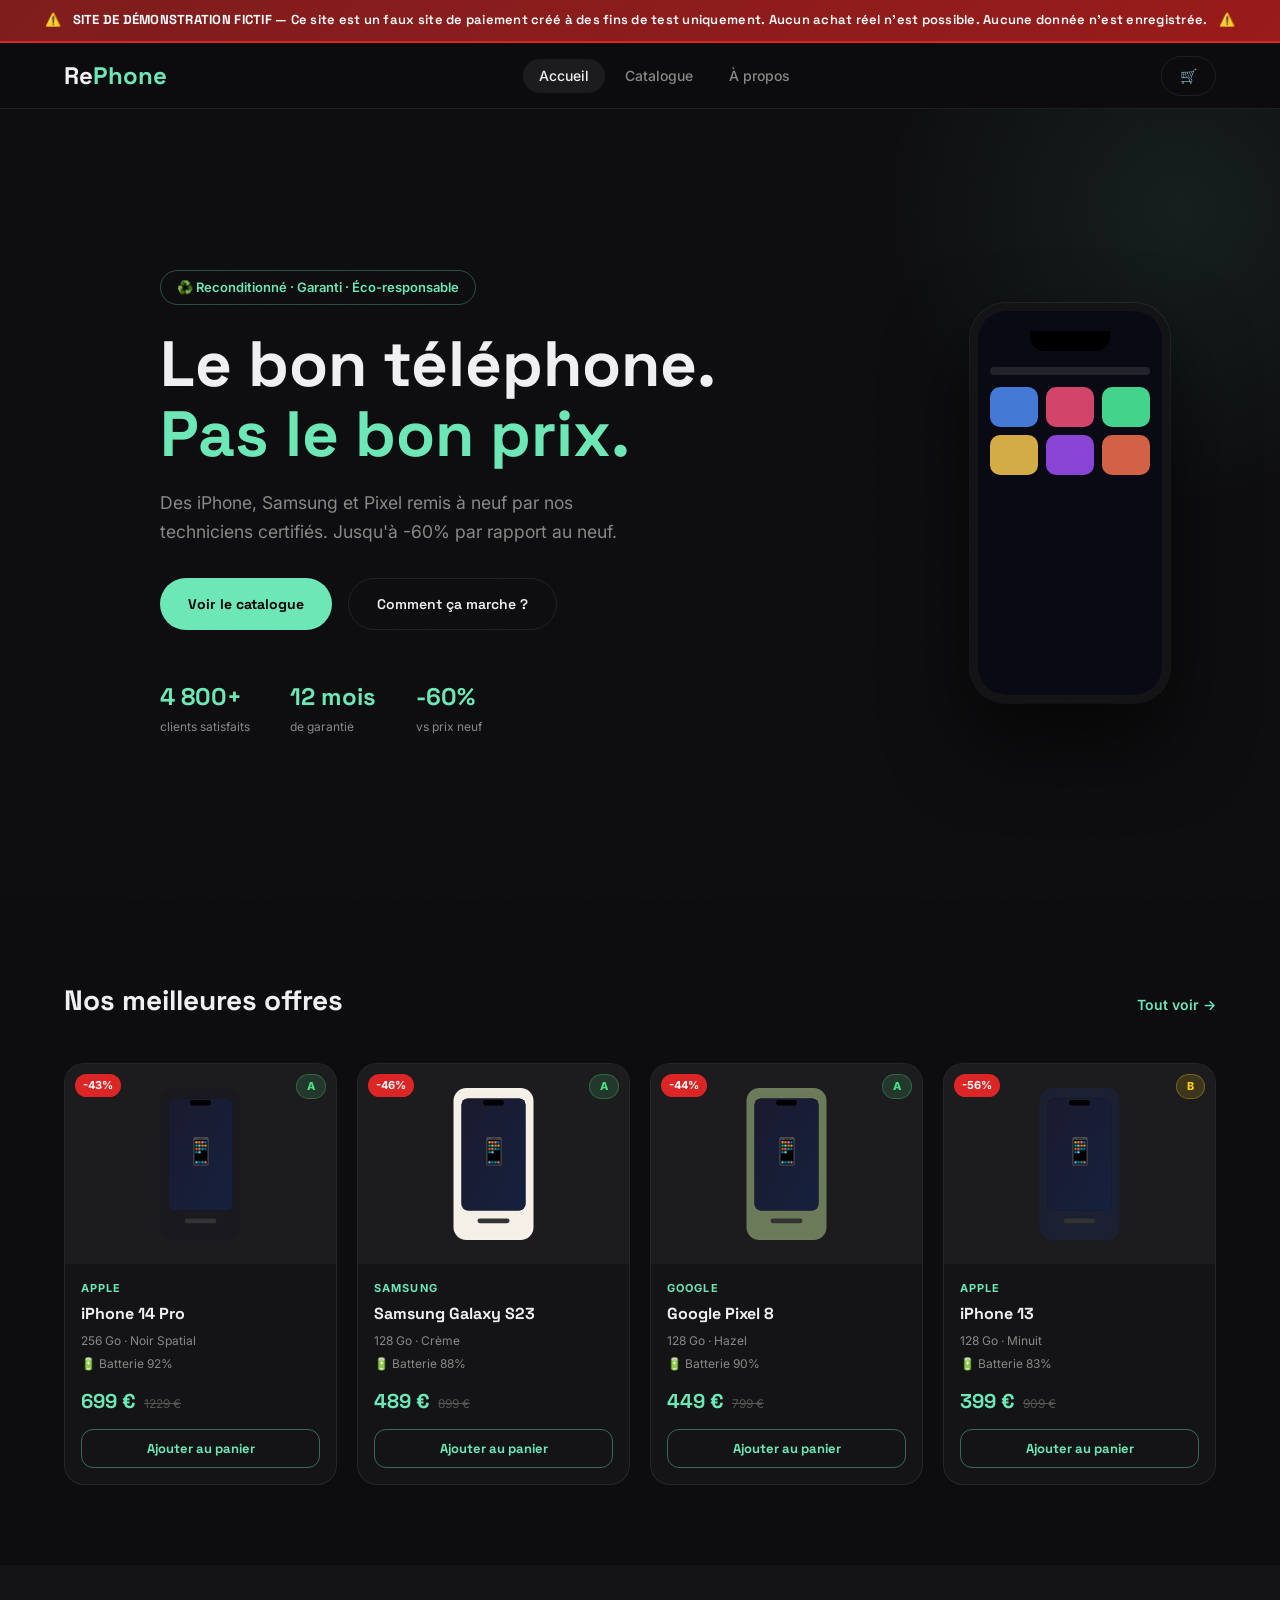
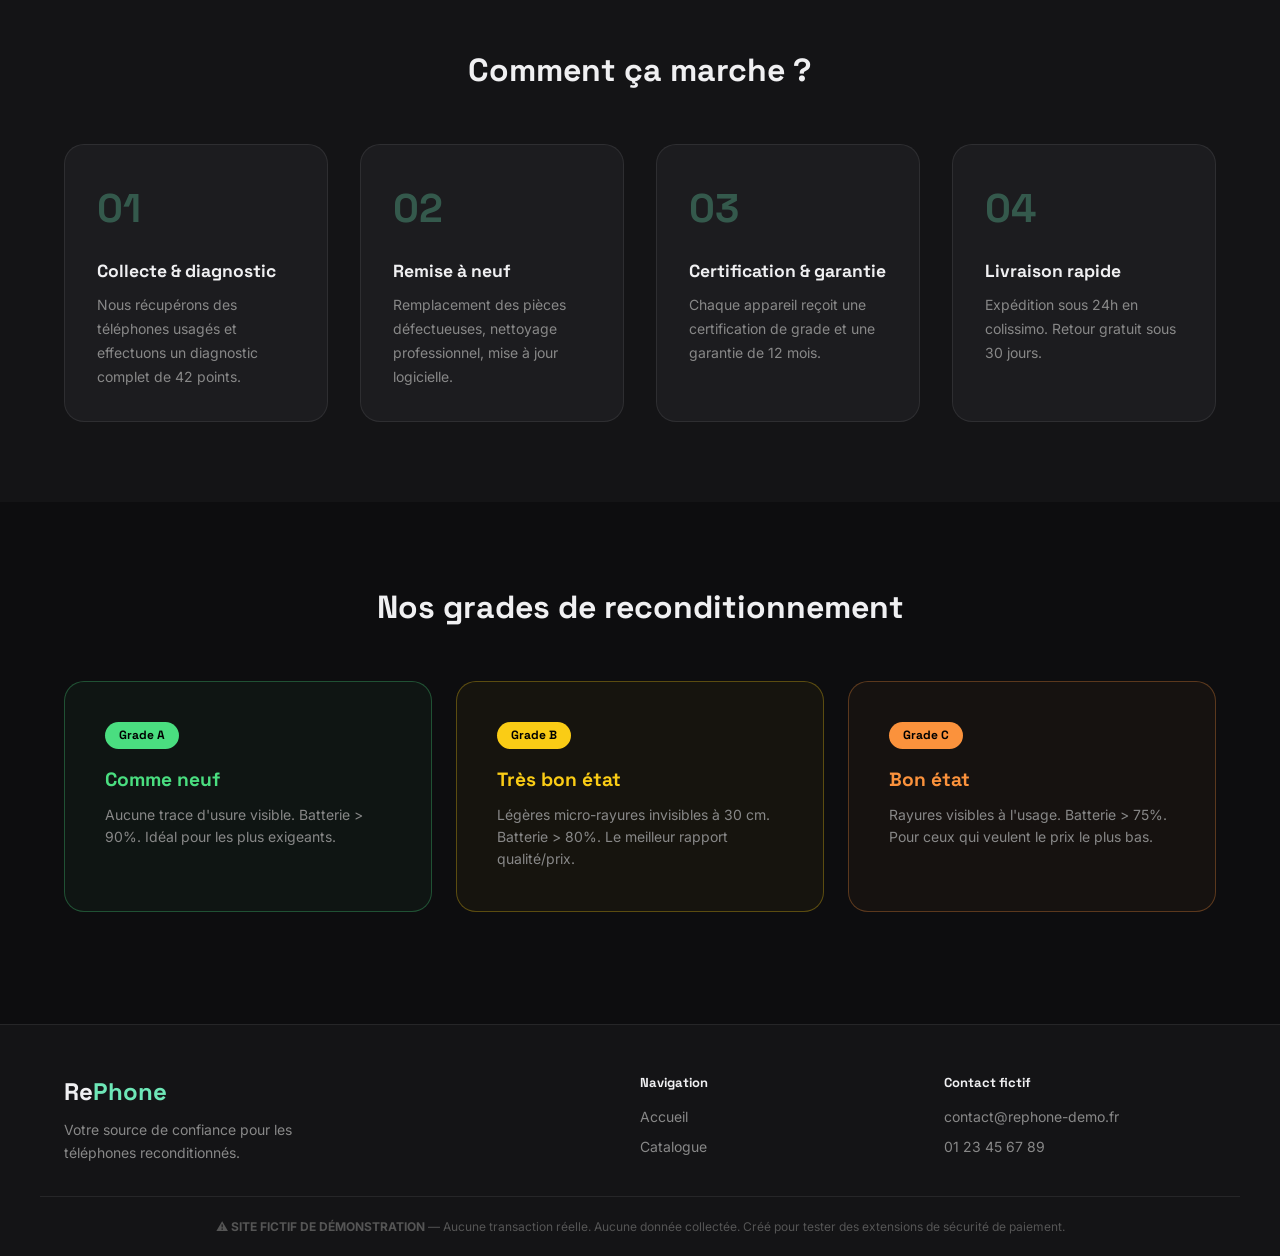
<file: index.html>
<!DOCTYPE html>
<html lang="fr">
<head>
  <meta charset="UTF-8" />
  <meta name="viewport" content="width=device-width, initial-scale=1.0" />
  <title>RePhone – Téléphones Reconditionnés Premium</title>
  <link rel="preconnect" href="https://fonts.googleapis.com" />
  <link href="https://fonts.googleapis.com/css2?family=Space+Grotesk:wght@400;500;600;700&family=Inter:wght@300;400;500;600;700;800&display=swap" rel="stylesheet" />
  <link rel="stylesheet" href="style.css" />
</head>
<body>

  <!-- ⚠️ BANDEAU AVERTISSEMENT FAKE SITE -->
  <div class="fake-banner">
    <span class="fake-icon">⚠️</span>
    <strong>SITE DE DÉMONSTRATION FICTIF</strong> — Ce site est un faux site de paiement créé à des fins de test uniquement. Aucun achat réel n'est possible. Aucune donnée n'est enregistrée.
    <span class="fake-icon">⚠️</span>
  </div>

  <!-- HEADER -->
  <header class="header">
    <div class="container header-inner">
      <a href="index.html" class="logo">Re<span>Phone</span></a>
      <nav class="nav">
        <a href="index.html" class="nav-link active">Accueil</a>
        <a href="catalogue.html" class="nav-link">Catalogue</a>
        <a href="apropos.html" class="nav-link">À propos</a>
      </nav>
      <a href="panier.html" class="btn-cart">
        🛒 <span class="cart-count" id="cartCount">0</span>
      </a>
      <button class="nav-toggle" id="navToggle" aria-label="Menu" aria-expanded="false">☰</button>
    </div>
  </header>

  <!-- HERO -->
  <section class="hero">
    <div class="hero-noise"></div>
    <div class="container hero-content">
      <div class="hero-badge">♻️ Reconditionné · Garanti · Éco-responsable</div>
      <h1 class="hero-title">Le bon téléphone.<br/><em>Pas le bon prix.</em></h1>
      <p class="hero-sub">Des iPhone, Samsung et Pixel remis à neuf par nos techniciens certifiés. Jusqu'à -60% par rapport au neuf.</p>
      <div class="hero-cta">
        <a href="catalogue.html" class="btn-primary">Voir le catalogue</a>
        <a href="#how" class="btn-ghost">Comment ça marche ?</a>
      </div>
      <div class="hero-stats">
        <div class="stat"><strong>4 800+</strong><span>clients satisfaits</span></div>
        <div class="stat"><strong>12 mois</strong><span>de garantie</span></div>
        <div class="stat"><strong>-60%</strong><span>vs prix neuf</span></div>
      </div>
    </div>
    <div class="hero-visual">
      <div class="phone-mockup">
        <div class="phone-screen">
          <div class="phone-notch"></div>
          <div class="phone-ui">
            <div class="ui-bar"></div>
            <div class="ui-grid">
              <div class="ui-app" style="background:#4f8ef7"></div>
              <div class="ui-app" style="background:#f74f7a"></div>
              <div class="ui-app" style="background:#4ff7a0"></div>
              <div class="ui-app" style="background:#f7c94f"></div>
              <div class="ui-app" style="background:#a04ff7"></div>
              <div class="ui-app" style="background:#f7714f"></div>
            </div>
          </div>
        </div>
      </div>
    </div>
  </section>

  <!-- FEATURED PRODUCTS -->
  <section class="section featured">
    <div class="container">
      <div class="section-header">
        <h2>Nos meilleures offres</h2>
        <a href="catalogue.html" class="link-more">Tout voir →</a>
      </div>
      <div class="products-grid" id="featuredGrid"></div>
    </div>
  </section>

  <!-- HOW IT WORKS -->
  <section class="section how-it-works" id="how">
    <div class="container">
      <h2 class="center-title">Comment ça marche ?</h2>
      <div class="steps-grid">
        <div class="step">
          <div class="step-num">01</div>
          <h3>Collecte & diagnostic</h3>
          <p>Nous récupérons des téléphones usagés et effectuons un diagnostic complet de 42 points.</p>
        </div>
        <div class="step">
          <div class="step-num">02</div>
          <h3>Remise à neuf</h3>
          <p>Remplacement des pièces défectueuses, nettoyage professionnel, mise à jour logicielle.</p>
        </div>
        <div class="step">
          <div class="step-num">03</div>
          <h3>Certification & garantie</h3>
          <p>Chaque appareil reçoit une certification de grade et une garantie de 12 mois.</p>
        </div>
        <div class="step">
          <div class="step-num">04</div>
          <h3>Livraison rapide</h3>
          <p>Expédition sous 24h en colissimo. Retour gratuit sous 30 jours.</p>
        </div>
      </div>
    </div>
  </section>

  <!-- GRADES -->
  <section class="section grades">
    <div class="container">
      <h2 class="center-title">Nos grades de reconditionnement</h2>
      <div class="grades-grid">
        <div class="grade-card grade-a">
          <div class="grade-label">Grade A</div>
          <h3>Comme neuf</h3>
          <p>Aucune trace d'usure visible. Batterie > 90%. Idéal pour les plus exigeants.</p>
        </div>
        <div class="grade-card grade-b">
          <div class="grade-label">Grade B</div>
          <h3>Très bon état</h3>
          <p>Légères micro-rayures invisibles à 30 cm. Batterie > 80%. Le meilleur rapport qualité/prix.</p>
        </div>
        <div class="grade-card grade-c">
          <div class="grade-label">Grade C</div>
          <h3>Bon état</h3>
          <p>Rayures visibles à l'usage. Batterie > 75%. Pour ceux qui veulent le prix le plus bas.</p>
        </div>
      </div>
    </div>
  </section>

  <!-- FOOTER -->
  <footer class="footer">
    <div class="container footer-inner">
      <div class="footer-brand">
        <span class="logo">Re<span>Phone</span></span>
        <p>Votre source de confiance pour les téléphones reconditionnés.</p>
      </div>
      <div class="footer-links">
        <h4>Navigation</h4>
        <a href="index.html">Accueil</a>
        <a href="catalogue.html">Catalogue</a>
      </div>
      <div class="footer-links">
        <h4>Contact fictif</h4>
        <span>contact@rephone-demo.fr</span>
        <span>01 23 45 67 89</span>
      </div>
    </div>
    <div class="footer-bottom">
      <p>⚠️ <strong>SITE FICTIF DE DÉMONSTRATION</strong> — Aucune transaction réelle. Aucune donnée collectée. Créé pour tester des extensions de sécurité de paiement.</p>
    </div>
  </footer>

  <script src="data.js"></script>
  <script src="app.js"></script>
  <script>
    // Affiche les 4 premiers produits en vedette
    const grid = document.getElementById('featuredGrid');
    if (grid && typeof products !== 'undefined') {
      products.slice(0, 4).forEach(p => {
        grid.innerHTML += productCard(p);
      });
    }
  </script>
</body>
</html>
</file>
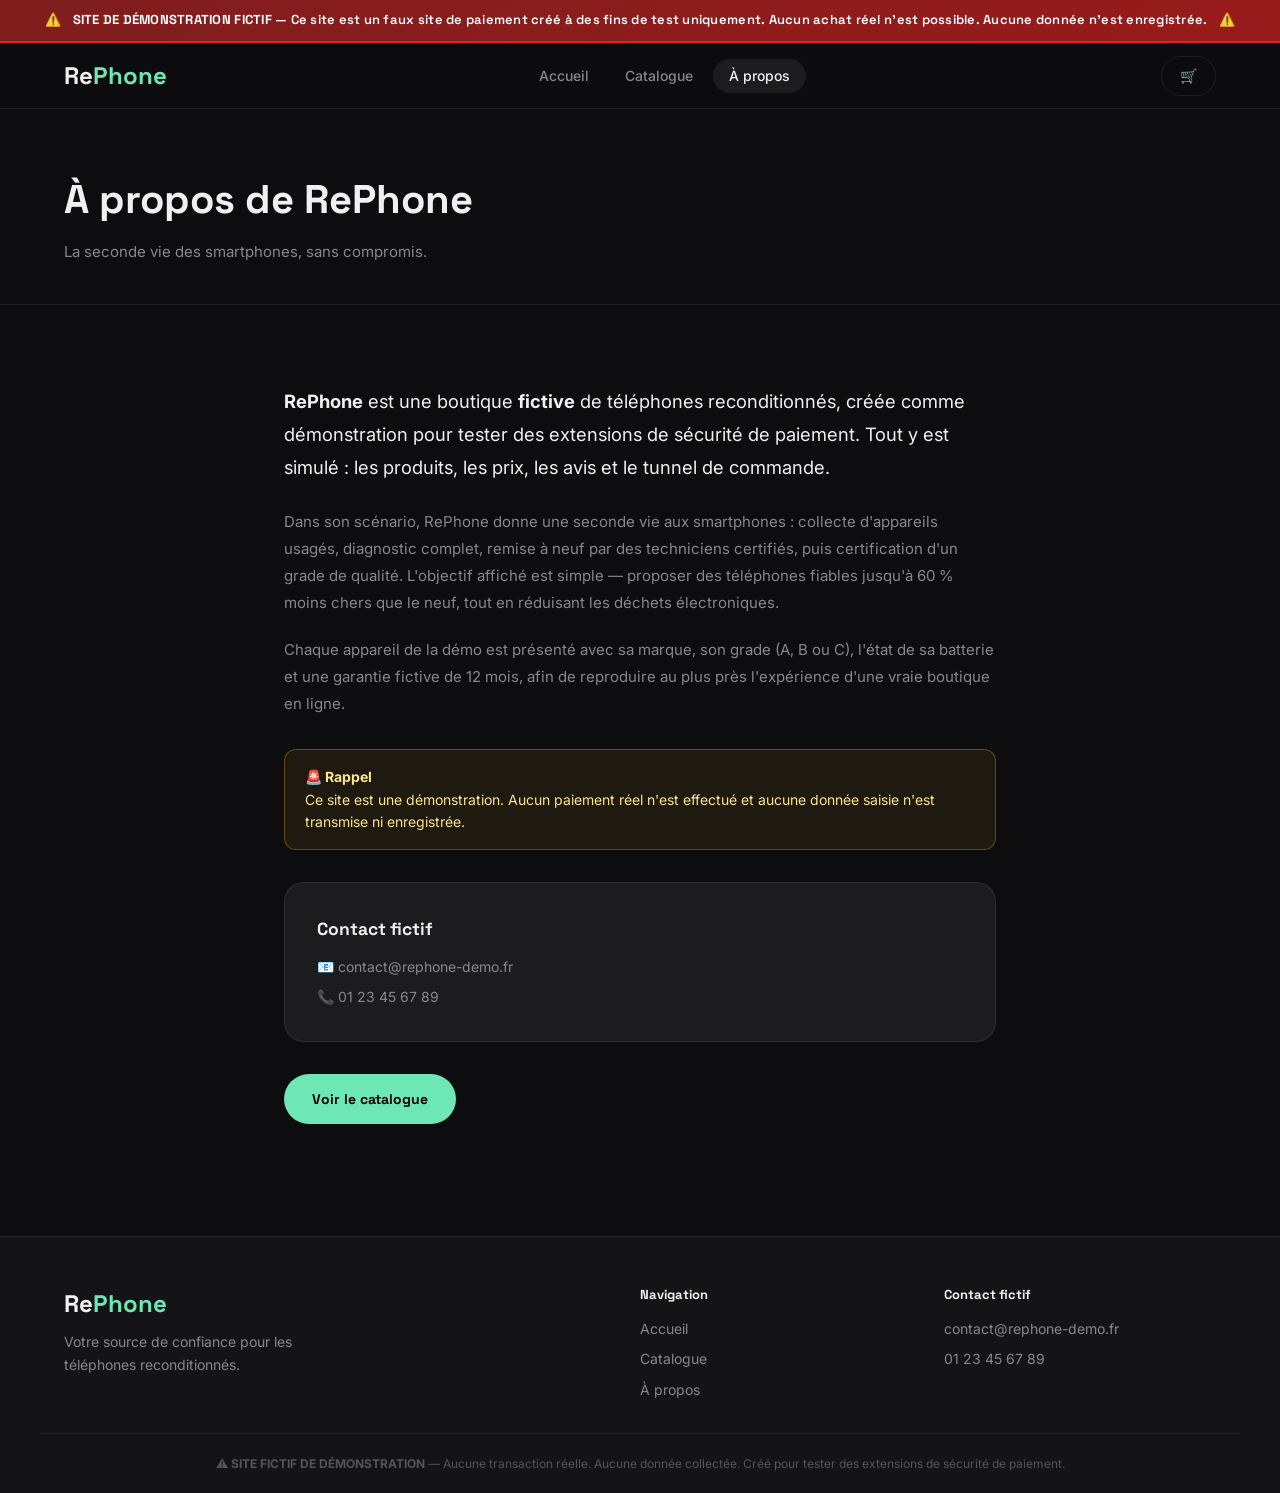
<file: apropos.html>
<!DOCTYPE html>
<html lang="fr">
<head>
  <meta charset="UTF-8" />
  <meta name="viewport" content="width=device-width, initial-scale=1.0" />
  <title>À propos – RePhone</title>
  <link rel="preconnect" href="https://fonts.googleapis.com" />
  <link href="https://fonts.googleapis.com/css2?family=Space+Grotesk:wght@400;500;600;700&family=Inter:wght@300;400;500;600;700;800&display=swap" rel="stylesheet" />
  <link rel="stylesheet" href="style.css" />
</head>
<body>

  <!-- ⚠️ BANDEAU AVERTISSEMENT FAKE SITE -->
  <div class="fake-banner">
    <span class="fake-icon">⚠️</span>
    <strong>SITE DE DÉMONSTRATION FICTIF</strong> — Ce site est un faux site de paiement créé à des fins de test uniquement. Aucun achat réel n'est possible. Aucune donnée n'est enregistrée.
    <span class="fake-icon">⚠️</span>
  </div>

  <!-- HEADER -->
  <header class="header">
    <div class="container header-inner">
      <a href="index.html" class="logo">Re<span>Phone</span></a>
      <nav class="nav">
        <a href="index.html" class="nav-link">Accueil</a>
        <a href="catalogue.html" class="nav-link">Catalogue</a>
        <a href="apropos.html" class="nav-link active">À propos</a>
      </nav>
      <a href="panier.html" class="btn-cart">
        🛒 <span class="cart-count" id="cartCount">0</span>
      </a>
      <button class="nav-toggle" id="navToggle" aria-label="Menu" aria-expanded="false">☰</button>
    </div>
  </header>

  <!-- PAGE HERO -->
  <section class="page-hero">
    <div class="container">
      <h1>À propos de RePhone</h1>
      <p>La seconde vie des smartphones, sans compromis.</p>
    </div>
  </section>

  <!-- CONTENU -->
  <section class="section">
    <div class="container" style="max-width: 760px;">
      <p style="font-size:1.15rem;color:var(--text);line-height:1.8;margin-bottom:1.5rem;">
        <strong>RePhone</strong> est une boutique <strong>fictive</strong> de téléphones reconditionnés, créée comme démonstration pour tester des extensions de sécurité de paiement. Tout y est simulé : les produits, les prix, les avis et le tunnel de commande.
      </p>
      <p style="color:var(--text-muted);line-height:1.8;margin-bottom:1.25rem;">
        Dans son scénario, RePhone donne une seconde vie aux smartphones : collecte d'appareils usagés, diagnostic complet, remise à neuf par des techniciens certifiés, puis certification d'un grade de qualité. L'objectif affiché est simple — proposer des téléphones fiables jusqu'à 60 % moins chers que le neuf, tout en réduisant les déchets électroniques.
      </p>
      <p style="color:var(--text-muted);line-height:1.8;margin-bottom:1.25rem;">
        Chaque appareil de la démo est présenté avec sa marque, son grade (A, B ou C), l'état de sa batterie et une garantie fictive de 12 mois, afin de reproduire au plus près l'expérience d'une vraie boutique en ligne.
      </p>

      <div class="checkout-warning" style="margin: 2rem 0;">
        <strong>🚨 Rappel</strong><br/>
        Ce site est une démonstration. Aucun paiement réel n'est effectué et aucune donnée saisie n'est transmise ni enregistrée.
      </div>

      <div class="step" style="margin-bottom: 2rem;">
        <h3 style="font-family:'Space Grotesk',sans-serif;font-weight:700;margin-bottom:.75rem;">Contact fictif</h3>
        <p style="color:var(--text-muted);margin-bottom:.35rem;">📧 contact@rephone-demo.fr</p>
        <p style="color:var(--text-muted);">📞 01 23 45 67 89</p>
      </div>

      <a href="catalogue.html" class="btn-primary">Voir le catalogue</a>
    </div>
  </section>

  <!-- FOOTER -->
  <footer class="footer">
    <div class="container footer-inner">
      <div class="footer-brand">
        <span class="logo">Re<span>Phone</span></span>
        <p>Votre source de confiance pour les téléphones reconditionnés.</p>
      </div>
      <div class="footer-links">
        <h4>Navigation</h4>
        <a href="index.html">Accueil</a>
        <a href="catalogue.html">Catalogue</a>
        <a href="apropos.html">À propos</a>
      </div>
      <div class="footer-links">
        <h4>Contact fictif</h4>
        <span>contact@rephone-demo.fr</span>
        <span>01 23 45 67 89</span>
      </div>
    </div>
    <div class="footer-bottom">
      <p>⚠️ <strong>SITE FICTIF DE DÉMONSTRATION</strong> — Aucune transaction réelle. Aucune donnée collectée. Créé pour tester des extensions de sécurité de paiement.</p>
    </div>
  </footer>

  <script src="data.js"></script>
  <script src="app.js"></script>
</body>
</html>
</file>
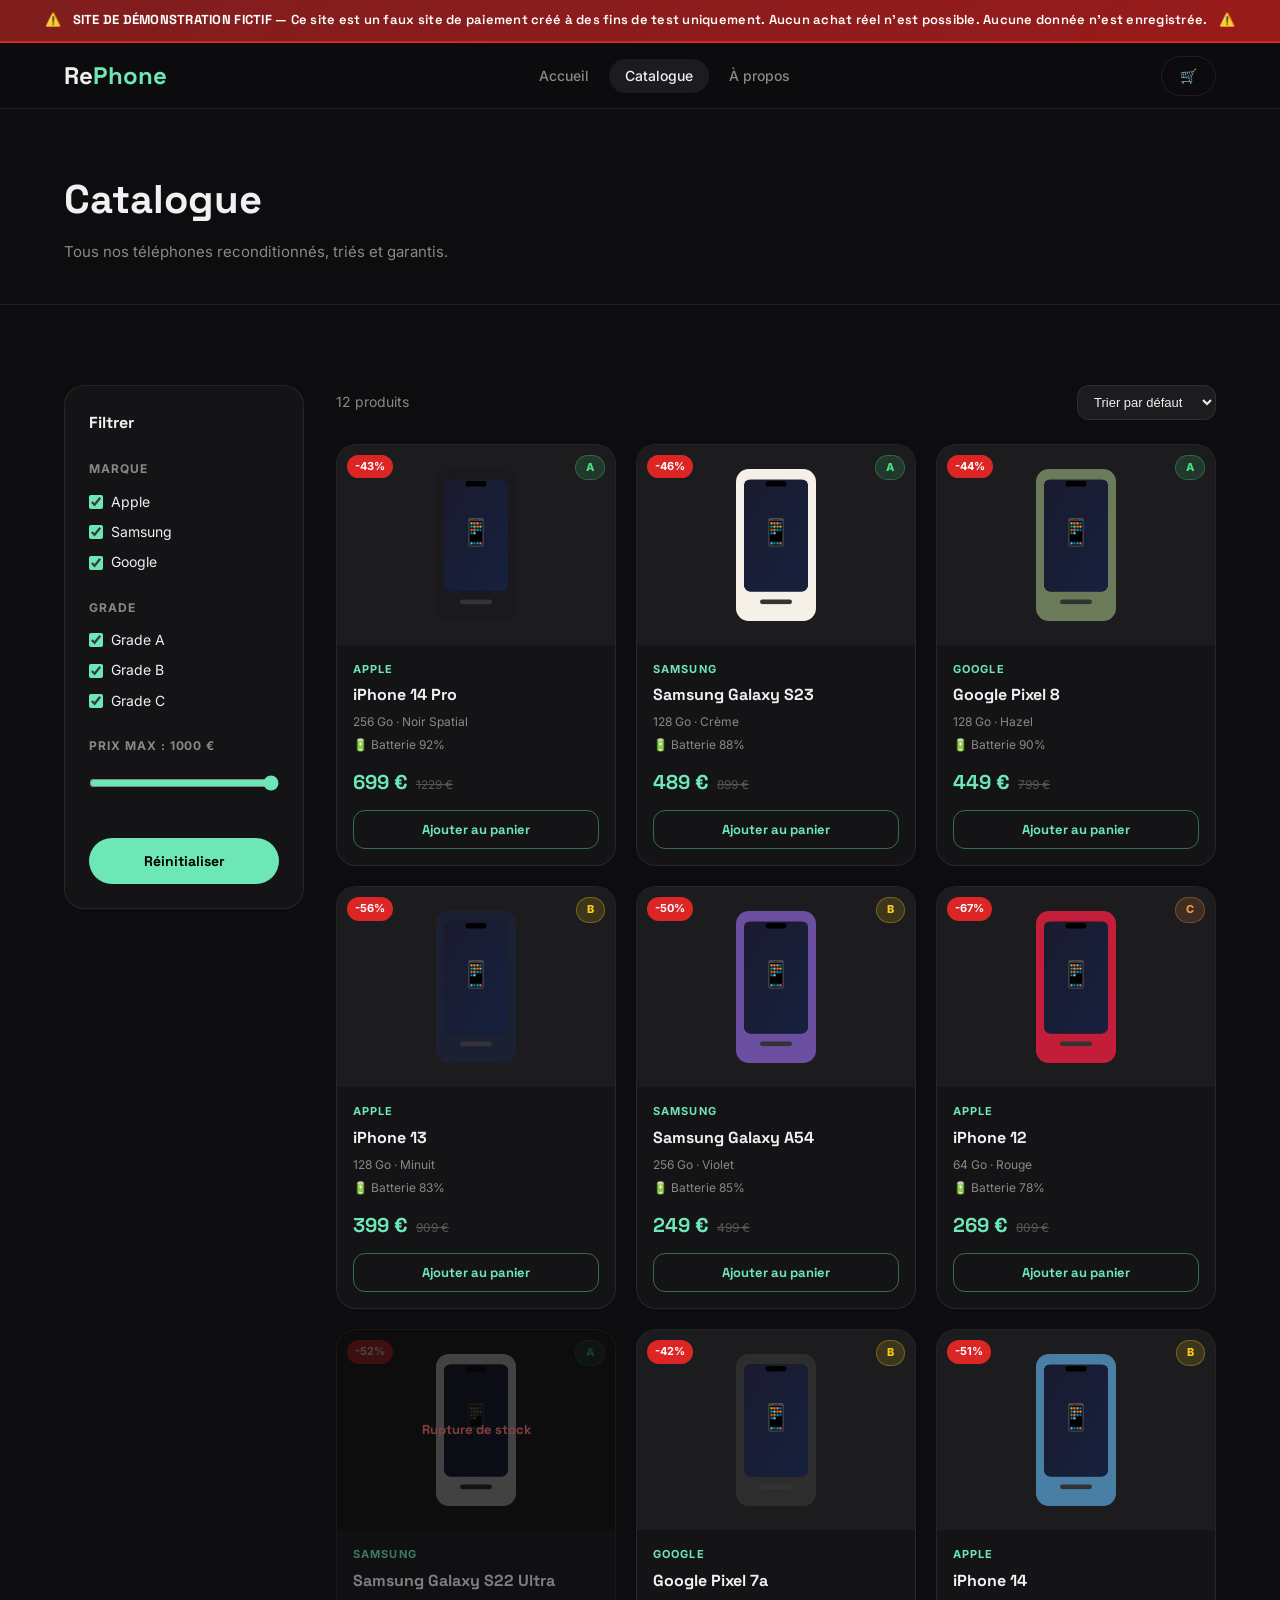
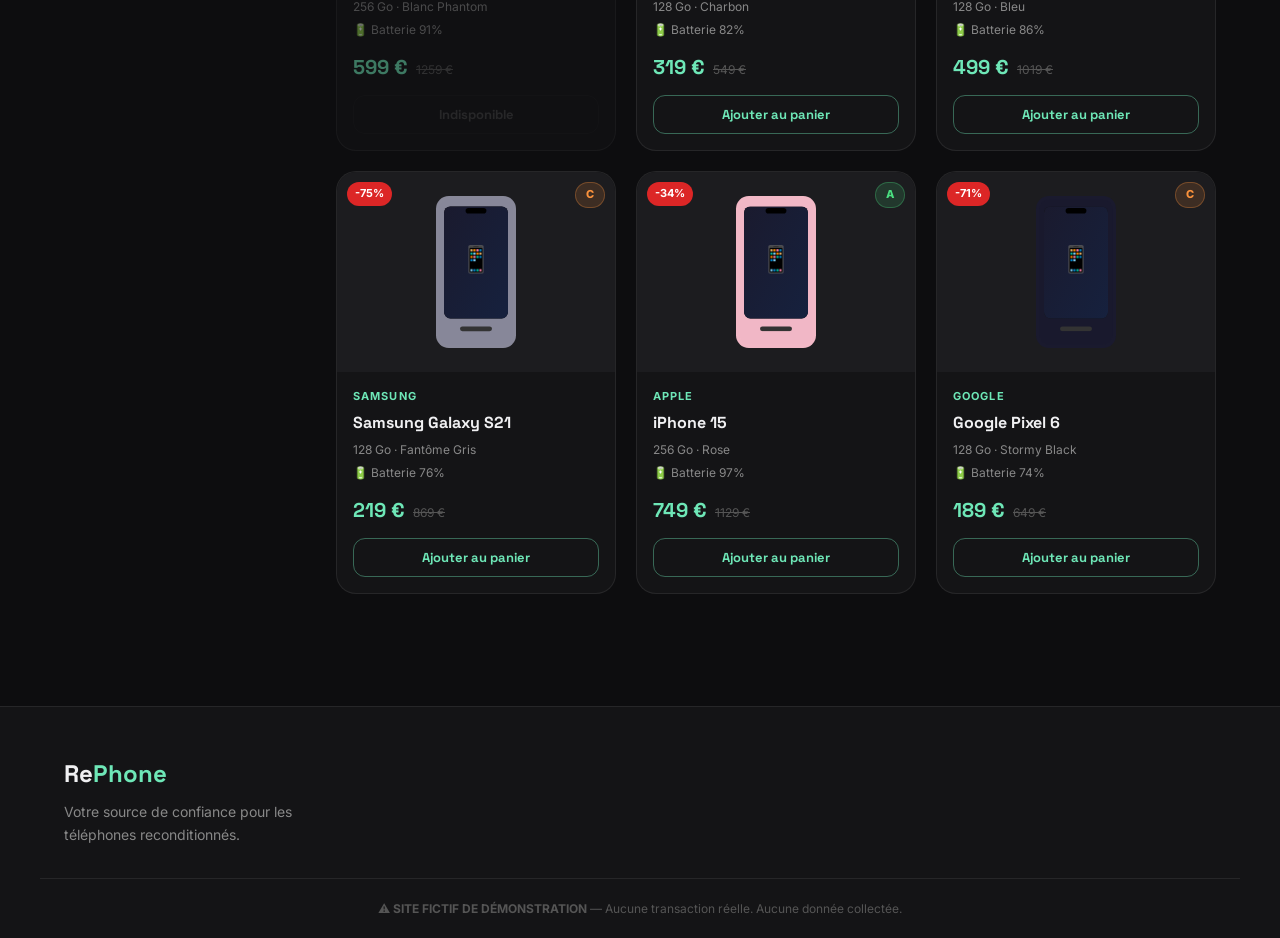
<file: catalogue.html>
<!DOCTYPE html>
<html lang="fr">
<head>
  <meta charset="UTF-8" />
  <meta name="viewport" content="width=device-width, initial-scale=1.0" />
  <title>Catalogue – RePhone</title>
  <link rel="preconnect" href="https://fonts.googleapis.com" />
  <link href="https://fonts.googleapis.com/css2?family=Space+Grotesk:wght@400;500;600;700&family=Inter:wght@300;400;500;600;700;800&display=swap" rel="stylesheet" />
  <link rel="stylesheet" href="style.css" />
</head>
<body>

  <div class="fake-banner">
    <span class="fake-icon">⚠️</span>
    <strong>SITE DE DÉMONSTRATION FICTIF</strong> — Ce site est un faux site de paiement créé à des fins de test uniquement. Aucun achat réel n'est possible. Aucune donnée n'est enregistrée.
    <span class="fake-icon">⚠️</span>
  </div>

  <header class="header">
    <div class="container header-inner">
      <a href="index.html" class="logo">Re<span>Phone</span></a>
      <nav class="nav">
        <a href="index.html" class="nav-link">Accueil</a>
        <a href="catalogue.html" class="nav-link active">Catalogue</a>
        <a href="apropos.html" class="nav-link">À propos</a>
      </nav>
      <a href="panier.html" class="btn-cart">
        🛒 <span class="cart-count" id="cartCount">0</span>
      </a>
      <button class="nav-toggle" id="navToggle" aria-label="Menu" aria-expanded="false">☰</button>
    </div>
  </header>

  <section class="page-hero">
    <div class="container">
      <h1>Catalogue</h1>
      <p>Tous nos téléphones reconditionnés, triés et garantis.</p>
    </div>
  </section>

  <section class="section catalogue-section">
    <div class="container catalogue-layout">

      <!-- FILTRES -->
      <aside class="filters">
        <h3>Filtrer</h3>

        <div class="filter-group">
          <label class="filter-label">Marque</label>
          <div class="filter-options" id="brandFilters"></div>
        </div>

        <div class="filter-group">
          <label class="filter-label">Grade</label>
          <div class="filter-options">
            <label><input type="checkbox" value="A" class="grade-filter" checked /> Grade A</label>
            <label><input type="checkbox" value="B" class="grade-filter" checked /> Grade B</label>
            <label><input type="checkbox" value="C" class="grade-filter" checked /> Grade C</label>
          </div>
        </div>

        <div class="filter-group">
          <label class="filter-label">Prix max : <strong id="priceVal">1000</strong> €</label>
          <input type="range" id="priceRange" min="100" max="1000" value="1000" step="50" />
        </div>

        <button class="btn-primary" id="resetFilters" style="margin-top:1rem;width:100%">Réinitialiser</button>
      </aside>

      <!-- GRILLE PRODUITS -->
      <div class="catalogue-main">
        <div class="catalogue-toolbar">
          <span id="productCount">0 produits</span>
          <select id="sortSelect">
            <option value="default">Trier par défaut</option>
            <option value="price-asc">Prix croissant</option>
            <option value="price-desc">Prix décroissant</option>
            <option value="name">Nom A→Z</option>
          </select>
        </div>
        <div class="products-grid" id="catalogueGrid"></div>
      </div>
    </div>
  </section>

  <footer class="footer">
    <div class="container footer-inner">
      <div class="footer-brand">
        <span class="logo">Re<span>Phone</span></span>
        <p>Votre source de confiance pour les téléphones reconditionnés.</p>
      </div>
    </div>
    <div class="footer-bottom">
      <p>⚠️ <strong>SITE FICTIF DE DÉMONSTRATION</strong> — Aucune transaction réelle. Aucune donnée collectée.</p>
    </div>
  </footer>

  <script src="data.js"></script>
  <script src="app.js"></script>
  <script src="catalogue.js"></script>
</body>
</html>
</file>
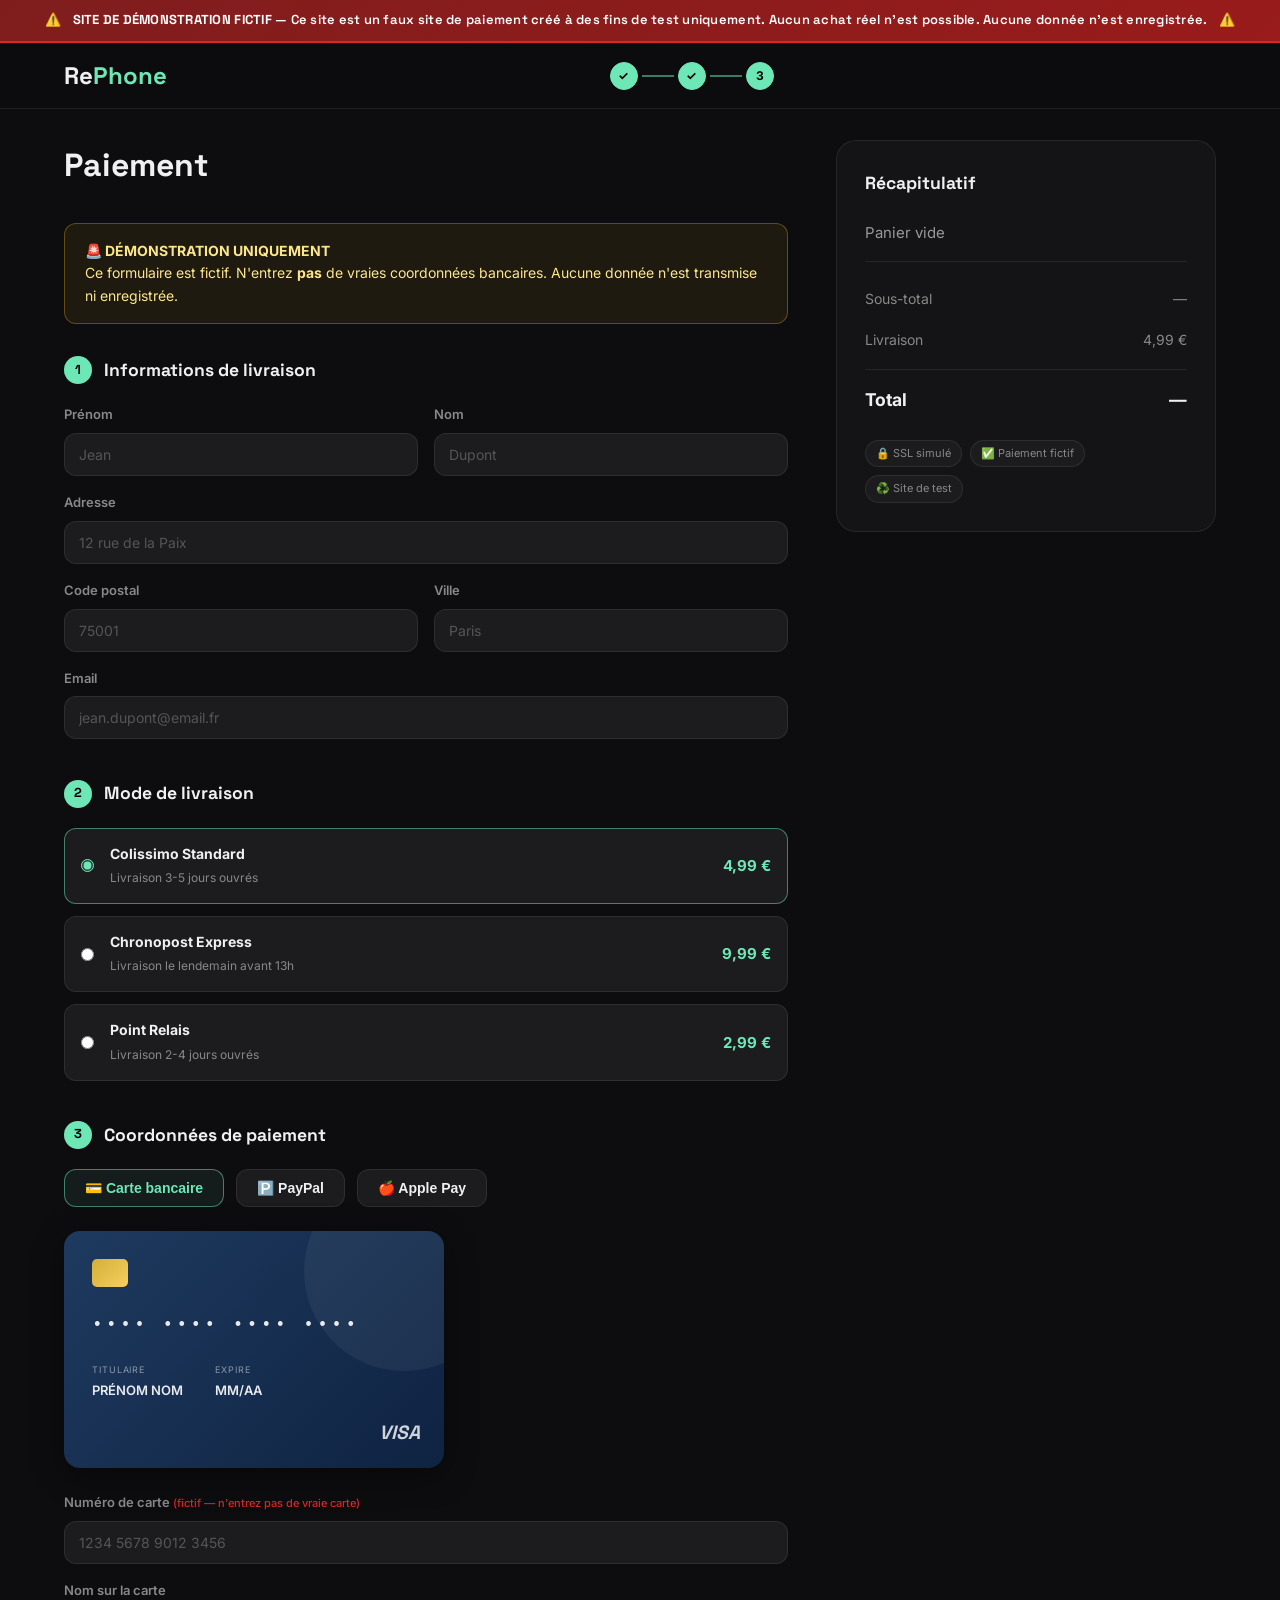
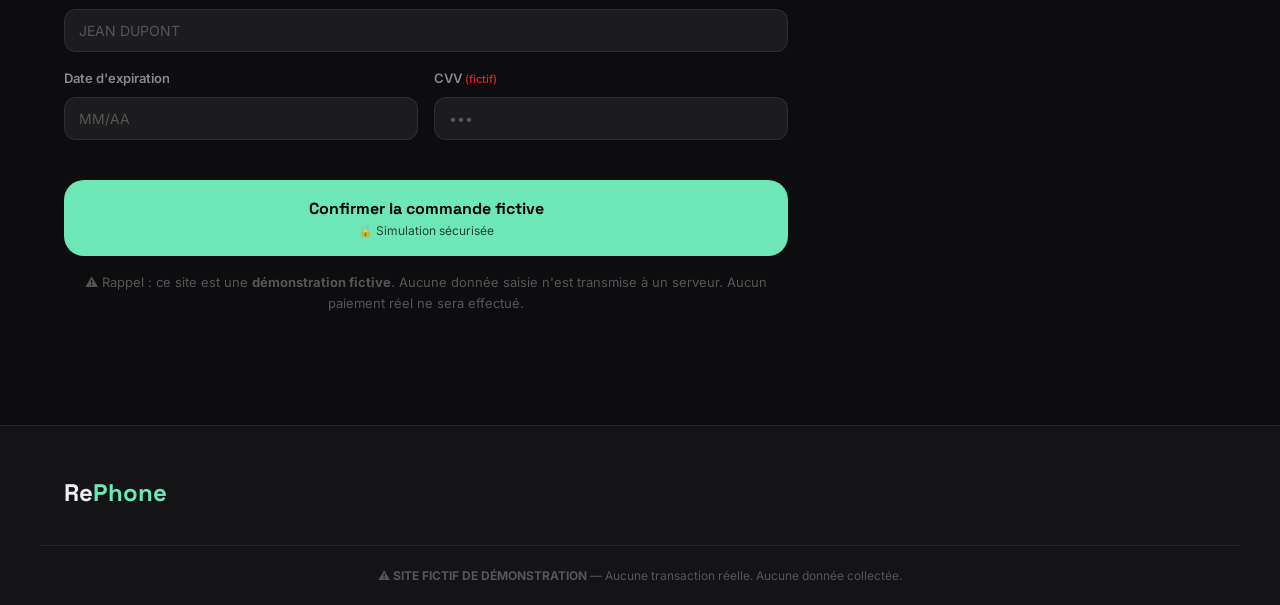
<file: paiement.html>
<!DOCTYPE html>
<html lang="fr">
<head>
  <meta charset="UTF-8" />
  <meta name="viewport" content="width=device-width, initial-scale=1.0" />
  <title>Paiement – RePhone</title>
  <link rel="preconnect" href="https://fonts.googleapis.com" />
  <link href="https://fonts.googleapis.com/css2?family=Space+Grotesk:wght@400;500;600;700&family=Inter:wght@300;400;500;600;700;800&display=swap" rel="stylesheet" />
  <link rel="stylesheet" href="style.css" />
</head>
<body>

  <div class="fake-banner">
    <span class="fake-icon">⚠️</span>
    <strong>SITE DE DÉMONSTRATION FICTIF</strong> — Ce site est un faux site de paiement créé à des fins de test uniquement. Aucun achat réel n'est possible. Aucune donnée n'est enregistrée.
    <span class="fake-icon">⚠️</span>
  </div>

  <header class="header">
    <div class="container header-inner">
      <a href="index.html" class="logo">Re<span>Phone</span></a>
      <div class="checkout-steps">
        <span class="step-dot done">✓</span>
        <span class="step-line done"></span>
        <span class="step-dot done">✓</span>
        <span class="step-line active"></span>
        <span class="step-dot active">3</span>
      </div>
      <div></div>
    </div>
  </header>

  <section class="section checkout-section">
    <div class="container checkout-layout">

      <!-- FORMULAIRE DE PAIEMENT -->
      <div class="checkout-form-wrap">
        <h1 class="page-title">Paiement</h1>

        <!-- AVERTISSEMENT BIEN VISIBLE -->
        <div class="checkout-warning">
          <strong>🚨 DÉMONSTRATION UNIQUEMENT</strong><br/>
          Ce formulaire est fictif. N'entrez <strong>pas</strong> de vraies coordonnées bancaires. Aucune donnée n'est transmise ni enregistrée.
        </div>

        <!-- Étape 1 : Informations de livraison -->
        <div class="form-section">
          <h2 class="form-section-title">
            <span class="form-num">1</span> Informations de livraison
          </h2>
          <div class="form-grid">
            <div class="field">
              <label>Prénom</label>
              <input type="text" placeholder="Jean" id="firstName" autocomplete="off" />
            </div>
            <div class="field">
              <label>Nom</label>
              <input type="text" placeholder="Dupont" id="lastName" autocomplete="off" />
            </div>
            <div class="field field-full">
              <label>Adresse</label>
              <input type="text" placeholder="12 rue de la Paix" id="address" autocomplete="off" />
            </div>
            <div class="field">
              <label>Code postal</label>
              <input type="text" placeholder="75001" id="zip" autocomplete="off" maxlength="5" />
            </div>
            <div class="field">
              <label>Ville</label>
              <input type="text" placeholder="Paris" id="city" autocomplete="off" />
            </div>
            <div class="field field-full">
              <label>Email</label>
              <input type="email" placeholder="jean.dupont@email.fr" id="email" autocomplete="off" />
            </div>
          </div>
        </div>

        <!-- Étape 2 : Mode de livraison -->
        <div class="form-section">
          <h2 class="form-section-title">
            <span class="form-num">2</span> Mode de livraison
          </h2>
          <div class="shipping-options">
            <label class="shipping-opt selected">
              <input type="radio" name="shipping" value="standard" checked />
              <div class="shipping-info">
                <strong>Colissimo Standard</strong>
                <span>Livraison 3-5 jours ouvrés</span>
              </div>
              <span class="shipping-price">4,99 €</span>
            </label>
            <label class="shipping-opt">
              <input type="radio" name="shipping" value="express" />
              <div class="shipping-info">
                <strong>Chronopost Express</strong>
                <span>Livraison le lendemain avant 13h</span>
              </div>
              <span class="shipping-price">9,99 €</span>
            </label>
            <label class="shipping-opt">
              <input type="radio" name="shipping" value="relay" />
              <div class="shipping-info">
                <strong>Point Relais</strong>
                <span>Livraison 2-4 jours ouvrés</span>
              </div>
              <span class="shipping-price">2,99 €</span>
            </label>
          </div>
        </div>

        <!-- Étape 3 : Paiement -->
        <div class="form-section">
          <h2 class="form-section-title">
            <span class="form-num">3</span> Coordonnées de paiement
          </h2>

          <!-- Sélection méthode -->
          <div class="payment-methods">
            <button class="pay-method active" data-method="card">💳 Carte bancaire</button>
            <button class="pay-method" data-method="paypal">🅿️ PayPal</button>
            <button class="pay-method" data-method="apple">🍎 Apple Pay</button>
          </div>

          <!-- Formulaire carte -->
          <div class="card-form" id="cardForm">
            <div class="card-preview" id="cardPreview">
              <div class="card-preview-inner">
                <div class="card-chip"></div>
                <div class="card-number-preview" id="cardNumPreview">•••• •••• •••• ••••</div>
                <div class="card-bottom-preview">
                  <div>
                    <div class="card-label-sm">Titulaire</div>
                    <div class="card-name-preview" id="cardNamePreview">PRÉNOM NOM</div>
                  </div>
                  <div>
                    <div class="card-label-sm">Expire</div>
                    <div class="card-exp-preview" id="cardExpPreview">MM/AA</div>
                  </div>
                </div>
                <div class="card-logo-preview">VISA</div>
              </div>
            </div>

            <div class="form-grid">
              <div class="field field-full">
                <label>Numéro de carte <span class="field-fake">(fictif — n'entrez pas de vraie carte)</span></label>
                <input type="text" id="cardNumber" name="cardNumber" placeholder="1234 5678 9012 3456" maxlength="19" autocomplete="off" />
              </div>
              <div class="field field-full">
                <label>Nom sur la carte</label>
                <input type="text" id="cardName" name="cardName" placeholder="JEAN DUPONT" autocomplete="off" />
              </div>
              <div class="field">
                <label>Date d'expiration</label>
                <input type="text" id="cardExp" name="cardExpiry" placeholder="MM/AA" maxlength="5" autocomplete="off" />
              </div>
              <div class="field">
                <label>CVV <span class="field-fake">(fictif)</span></label>
                <input type="text" id="cardCvv" name="cardCvv" placeholder="•••" maxlength="3" autocomplete="off" />
              </div>
            </div>
          </div>

          <!-- PayPal fictif -->
          <div class="paypal-form hidden" id="paypalForm">
            <div class="paypal-mock">
              <div class="paypal-logo">PayPal</div>
              <p>Simulation de redirection PayPal — aucune transaction réelle</p>
              <input type="email" placeholder="email@paypal.com (fictif)" autocomplete="off" />
            </div>
          </div>

          <!-- Apple Pay fictif -->
          <div class="applepay-form hidden" id="applepayForm">
            <div class="applepay-mock">
              <div class="applepay-btn">🍎 Payer avec Apple Pay</div>
              <p>Simulation — aucune transaction réelle</p>
            </div>
          </div>

        </div>

        <!-- BOUTON PAYER -->
        <button class="btn-pay" id="btnPay">
          <span id="payBtnLabel">Confirmer la commande fictive</span>
          <span class="pay-secure">🔒 Simulation sécurisée</span>
        </button>

        <p class="checkout-disclaimer">
          ⚠️ Rappel : ce site est une <strong>démonstration fictive</strong>. Aucune donnée saisie n'est transmise à un serveur. Aucun paiement réel ne sera effectué.
        </p>
      </div>

      <!-- RÉCAPITULATIF COMMANDE -->
      <div class="order-summary" id="orderSummary">
        <h2>Récapitulatif</h2>
        <div id="summaryItems"><!-- rempli par JS --></div>
        <div class="summary-divider"></div>
        <div class="summary-row">
          <span>Sous-total</span>
          <span id="summarySubtotal">—</span>
        </div>
        <div class="summary-row">
          <span>Livraison</span>
          <span id="summaryShipping">4,99 €</span>
        </div>
        <div class="summary-row summary-total">
          <strong>Total</strong>
          <strong id="summaryTotal">—</strong>
        </div>
        <div class="secure-badges">
          <div class="badge">🔒 SSL simulé</div>
          <div class="badge">✅ Paiement fictif</div>
          <div class="badge">♻️ Site de test</div>
        </div>
      </div>

    </div>
  </section>

  <!-- MODAL CONFIRMATION -->
  <div class="modal-overlay hidden" id="confirmModal">
    <div class="modal">
      <div class="modal-icon">✅</div>
      <h2>Commande fictive passée !</h2>
      <p>Merci pour votre test. <strong>Aucune transaction réelle n'a été effectuée.</strong></p>
      <p class="modal-order">N° de commande fictive : <strong id="fakeOrderNum"></strong></p>
      <a href="index.html" class="btn-primary" style="margin-top:1.5rem;display:inline-block">Retour à l'accueil</a>
    </div>
  </div>

  <footer class="footer">
    <div class="container footer-inner">
      <div class="footer-brand">
        <span class="logo">Re<span>Phone</span></span>
      </div>
    </div>
    <div class="footer-bottom">
      <p>⚠️ <strong>SITE FICTIF DE DÉMONSTRATION</strong> — Aucune transaction réelle. Aucune donnée collectée.</p>
    </div>
  </footer>

  <script src="data.js"></script>
  <script src="app.js"></script>
  <script src="checkout.js"></script>
</body>
</html>
</file>
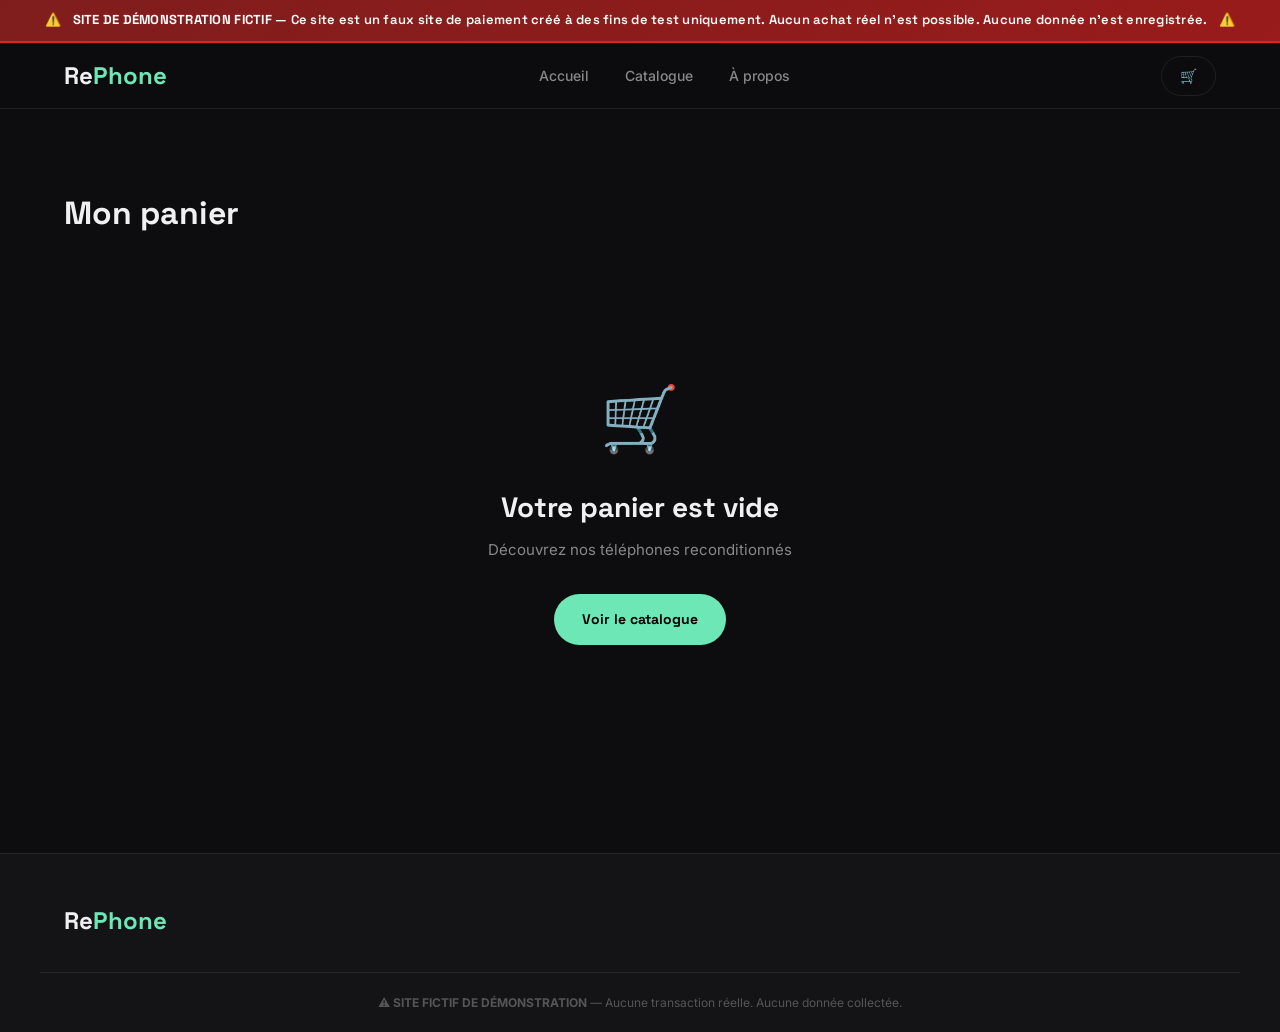
<file: panier.html>
<!DOCTYPE html>
<html lang="fr">
<head>
  <meta charset="UTF-8" />
  <meta name="viewport" content="width=device-width, initial-scale=1.0" />
  <title>Panier – RePhone</title>
  <link rel="preconnect" href="https://fonts.googleapis.com" />
  <link href="https://fonts.googleapis.com/css2?family=Space+Grotesk:wght@400;500;600;700&family=Inter:wght@300;400;500;600;700;800&display=swap" rel="stylesheet" />
  <link rel="stylesheet" href="style.css" />
</head>
<body>

  <div class="fake-banner">
    <span class="fake-icon">⚠️</span>
    <strong>SITE DE DÉMONSTRATION FICTIF</strong> — Ce site est un faux site de paiement créé à des fins de test uniquement. Aucun achat réel n'est possible. Aucune donnée n'est enregistrée.
    <span class="fake-icon">⚠️</span>
  </div>

  <header class="header">
    <div class="container header-inner">
      <a href="index.html" class="logo">Re<span>Phone</span></a>
      <nav class="nav">
        <a href="index.html" class="nav-link">Accueil</a>
        <a href="catalogue.html" class="nav-link">Catalogue</a>
        <a href="apropos.html" class="nav-link">À propos</a>
      </nav>
      <a href="panier.html" class="btn-cart active-cart">
        🛒 <span class="cart-count" id="cartCount">0</span>
      </a>
      <button class="nav-toggle" id="navToggle" aria-label="Menu" aria-expanded="false">☰</button>
    </div>
  </header>

  <section class="section">
    <div class="container">
      <h1 class="page-title">Mon panier</h1>

      <div class="cart-layout">
        <!-- Articles -->
        <div class="cart-items" id="cartItems">
          <!-- Rempli par JS -->
        </div>

        <!-- Récap commande -->
        <div class="cart-summary" id="cartSummary">
          <!-- Rempli par JS -->
        </div>
      </div>

      <div class="cart-empty hidden" id="cartEmpty">
        <div class="empty-icon">🛒</div>
        <h2>Votre panier est vide</h2>
        <p>Découvrez nos téléphones reconditionnés</p>
        <a href="catalogue.html" class="btn-primary">Voir le catalogue</a>
      </div>
    </div>
  </section>

  <footer class="footer">
    <div class="container footer-inner">
      <div class="footer-brand">
        <span class="logo">Re<span>Phone</span></span>
      </div>
    </div>
    <div class="footer-bottom">
      <p>⚠️ <strong>SITE FICTIF DE DÉMONSTRATION</strong> — Aucune transaction réelle. Aucune donnée collectée.</p>
    </div>
  </footer>

  <script src="data.js"></script>
  <script src="app.js"></script>
  <script src="panier.js"></script>
</body>
</html>
</file>
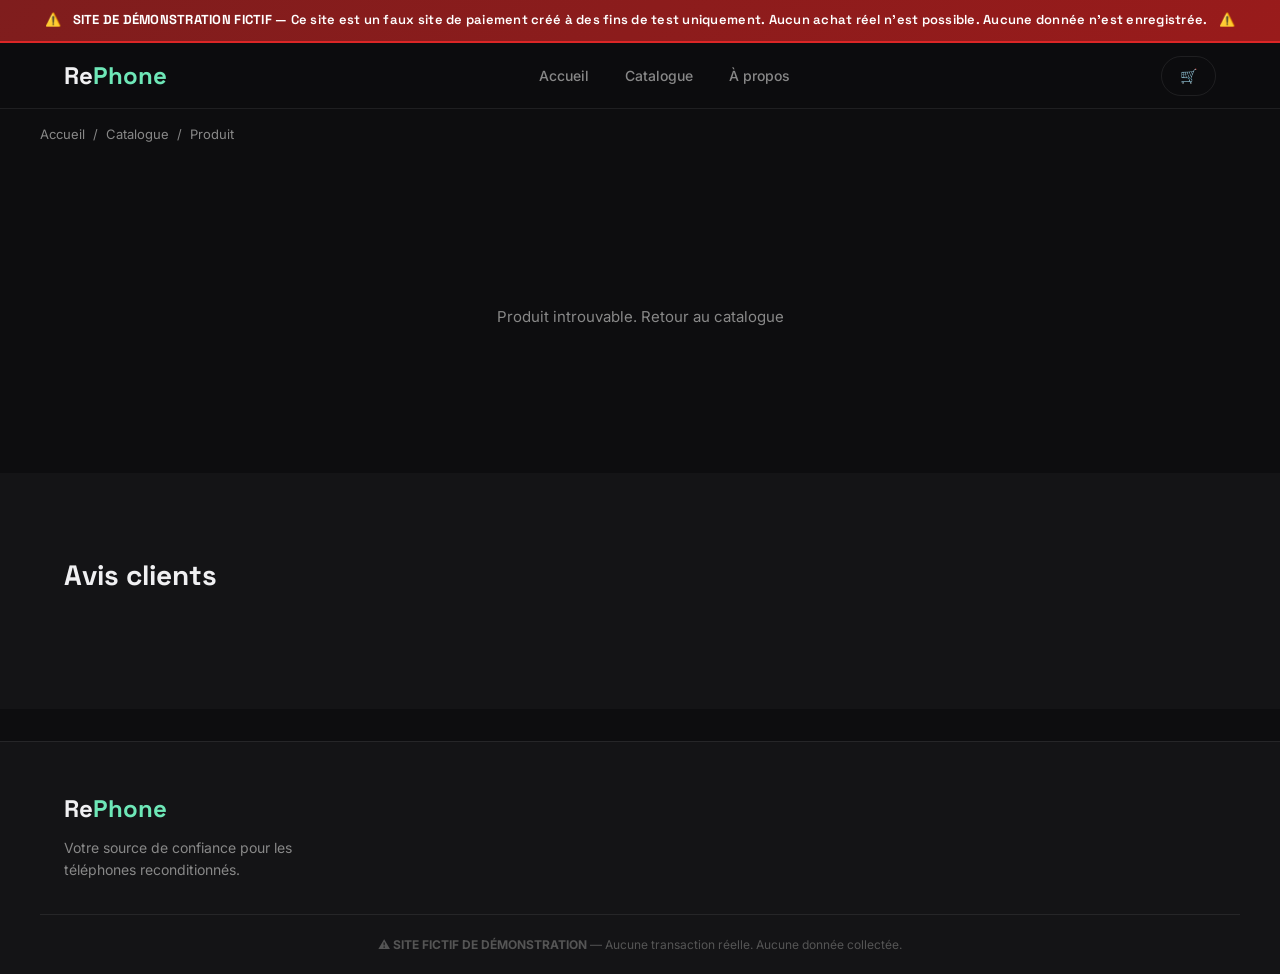
<file: produit.html>
<!DOCTYPE html>
<html lang="fr">
<head>
  <meta charset="UTF-8" />
  <meta name="viewport" content="width=device-width, initial-scale=1.0" />
  <title>Produit – RePhone</title>
  <link rel="preconnect" href="https://fonts.googleapis.com" />
  <link href="https://fonts.googleapis.com/css2?family=Space+Grotesk:wght@400;500;600;700&family=Inter:wght@300;400;500;600;700;800&display=swap" rel="stylesheet" />
  <link rel="stylesheet" href="style.css" />
</head>
<body>

  <div class="fake-banner">
    <span class="fake-icon">⚠️</span>
    <strong>SITE DE DÉMONSTRATION FICTIF</strong> — Ce site est un faux site de paiement créé à des fins de test uniquement. Aucun achat réel n'est possible. Aucune donnée n'est enregistrée.
    <span class="fake-icon">⚠️</span>
  </div>

  <header class="header">
    <div class="container header-inner">
      <a href="index.html" class="logo">Re<span>Phone</span></a>
      <nav class="nav">
        <a href="index.html" class="nav-link">Accueil</a>
        <a href="catalogue.html" class="nav-link">Catalogue</a>
        <a href="apropos.html" class="nav-link">À propos</a>
      </nav>
      <a href="panier.html" class="btn-cart">
        🛒 <span class="cart-count" id="cartCount">0</span>
      </a>
      <button class="nav-toggle" id="navToggle" aria-label="Menu" aria-expanded="false">☰</button>
    </div>
  </header>

  <div class="container breadcrumb">
    <a href="index.html">Accueil</a> / <a href="catalogue.html">Catalogue</a> / <span id="breadProduct">Produit</span>
  </div>

  <section class="section product-page">
    <div class="container product-layout" id="productDetail">
      <!-- Rempli par JS -->
    </div>
  </section>

  <!-- AVIS CLIENTS -->
  <section class="section reviews-section">
    <div class="container">
      <h2>Avis clients</h2>
      <div class="reviews-grid" id="reviewsGrid">
        <!-- Rempli par JS -->
      </div>
    </div>
  </section>

  <footer class="footer">
    <div class="container footer-inner">
      <div class="footer-brand">
        <span class="logo">Re<span>Phone</span></span>
        <p>Votre source de confiance pour les téléphones reconditionnés.</p>
      </div>
    </div>
    <div class="footer-bottom">
      <p>⚠️ <strong>SITE FICTIF DE DÉMONSTRATION</strong> — Aucune transaction réelle. Aucune donnée collectée.</p>
    </div>
  </footer>

  <script src="data.js"></script>
  <script src="app.js"></script>
  <script src="product.js"></script>
</body>
</html>
</file>
<file: style.css>
/* ============================================================
   STYLE.CSS — RePhone Design System
   ============================================================ */

:root {
  --bg: #0d0d0f;
  --surface: #141416;
  --surface2: #1c1c1f;
  --border: rgba(255,255,255,0.08);
  --text: #f0f0f2;
  --text-muted: #888;
  --text-dim: #555;
  --accent: #6ee7b7;
  --accent2: #34d399;
  --accent-rgb: 110, 231, 183;
  --warning: #fbbf24;
  --danger: #f87171;
  --grade-a: #4ade80;
  --grade-b: #facc15;
  --grade-c: #fb923c;
  --radius: 12px;
  --radius-lg: 20px;
  --shadow: 0 8px 32px rgba(0,0,0,0.4);
  --transition: 0.2s ease;
}

*, *::before, *::after { box-sizing: border-box; margin: 0; padding: 0; }

html { scroll-behavior: smooth; }

body {
  background: var(--bg);
  color: var(--text);
  font-family: 'Inter', sans-serif;
  font-size: 15px;
  line-height: 1.6;
  -webkit-font-smoothing: antialiased;
}

a { color: inherit; text-decoration: none; }
img { max-width: 100%; display: block; }

.container {
  max-width: 1200px;
  margin: 0 auto;
  padding: 0 24px;
}

.hidden { display: none !important; }

/* ============================================================
   FAKE BANNER
   ============================================================ */
.fake-banner {
  background: linear-gradient(135deg, #7f1d1d, #991b1b);
  color: #fff;
  text-align: center;
  padding: 10px 20px;
  font-size: 13px;
  font-family: 'Space Grotesk', sans-serif;
  font-weight: 600;
  letter-spacing: 0.02em;
  position: sticky;
  top: 0;
  z-index: 1000;
  border-bottom: 2px solid #dc2626;
}
.fake-icon { margin: 0 8px; }

/* ============================================================
   HEADER
   ============================================================ */
.header {
  background: rgba(13,13,15,0.95);
  backdrop-filter: blur(20px);
  border-bottom: 1px solid var(--border);
  position: sticky;
  top: 44px;
  z-index: 900;
}
.header-inner {
  display: flex;
  align-items: center;
  justify-content: space-between;
  height: 64px;
  gap: 2rem;
}
.logo {
  font-family: 'Space Grotesk', sans-serif;
  font-size: 1.5rem;
  font-weight: 800;
  color: var(--text);
}
.logo span { color: var(--accent); }

.nav { display: flex; gap: 0.25rem; }
.nav-link {
  padding: 6px 16px;
  border-radius: 50px;
  font-size: 14px;
  font-weight: 500;
  color: var(--text-muted);
  transition: var(--transition);
}
.nav-link:hover, .nav-link.active {
  background: var(--surface2);
  color: var(--text);
}

.btn-cart {
  position: relative;
  display: flex;
  align-items: center;
  gap: 6px;
  padding: 8px 18px;
  border-radius: 50px;
  border: 1px solid var(--border);
  font-size: 14px;
  font-weight: 600;
  transition: var(--transition);
  color: var(--text);
}
.btn-cart:hover { background: var(--surface2); border-color: var(--accent); }
.cart-count {
  background: var(--accent);
  color: #000;
  font-size: 11px;
  font-weight: 800;
  border-radius: 50px;
  padding: 1px 7px;
}

.nav-toggle {
  display: none;
  background: transparent;
  border: 1px solid var(--border);
  color: var(--text);
  font-size: 1.25rem;
  line-height: 1;
  width: 40px;
  height: 40px;
  border-radius: var(--radius);
  cursor: pointer;
  align-items: center;
  justify-content: center;
  transition: var(--transition);
}
.nav-toggle:hover { border-color: var(--accent); color: var(--accent); }

/* ============================================================
   BUTTONS
   ============================================================ */
.btn-primary {
  display: inline-flex;
  align-items: center;
  justify-content: center;
  gap: 8px;
  padding: 14px 28px;
  background: var(--accent);
  color: #000;
  font-family: 'Space Grotesk', sans-serif;
  font-weight: 700;
  font-size: 14px;
  border-radius: 50px;
  border: none;
  cursor: pointer;
  transition: all var(--transition);
  white-space: nowrap;
}
.btn-primary:hover { background: #a7f3d0; transform: translateY(-1px); box-shadow: 0 8px 24px rgba(var(--accent-rgb),.3); }
.btn-primary.big { padding: 18px 36px; font-size: 16px; width: 100%; margin-top: 1.5rem; border-radius: var(--radius); }

.btn-ghost {
  display: inline-flex;
  align-items: center;
  gap: 8px;
  padding: 14px 28px;
  background: transparent;
  color: var(--text);
  font-family: 'Space Grotesk', sans-serif;
  font-weight: 600;
  font-size: 14px;
  border-radius: 50px;
  border: 1px solid var(--border);
  cursor: pointer;
  transition: var(--transition);
}
.btn-ghost:hover { border-color: var(--accent); color: var(--accent); }

/* ============================================================
   HERO
   ============================================================ */
.hero {
  min-height: calc(100vh - 110px);
  display: grid;
  grid-template-columns: 1fr 420px;
  align-items: center;
  position: relative;
  overflow: hidden;
  padding: 4rem 0;
}
.hero::before {
  content: '';
  position: absolute;
  top: -200px;
  right: -200px;
  width: 600px;
  height: 600px;
  background: radial-gradient(circle, rgba(var(--accent-rgb),.08) 0%, transparent 70%);
  pointer-events: none;
}
.hero-noise {
  position: absolute;
  inset: 0;
  background-image: url("data:image/svg+xml,%3Csvg viewBox='0 0 256 256' xmlns='http://www.w3.org/2000/svg'%3E%3Cfilter id='noise'%3E%3CfeTurbulence type='fractalNoise' baseFrequency='0.9' numOctaves='4' stitchTiles='stitch'/%3E%3C/filter%3E%3Crect width='100%25' height='100%25' filter='url(%23noise)' opacity='0.03'/%3E%3C/svg%3E");
  opacity: 0.4;
  pointer-events: none;
}
.hero-content { padding-left: 40px; animation: fadeUp .8s ease both; }
.hero-badge {
  display: inline-block;
  padding: 6px 16px;
  border-radius: 50px;
  border: 1px solid rgba(var(--accent-rgb),.3);
  color: var(--accent);
  font-size: 13px;
  font-weight: 600;
  margin-bottom: 1.5rem;
}
.hero-title {
  font-family: 'Space Grotesk', sans-serif;
  font-size: clamp(2.5rem, 5vw, 4rem);
  font-weight: 800;
  line-height: 1.1;
  margin-bottom: 1.25rem;
}
.hero-title em { color: var(--accent); font-style: normal; }
.hero-sub { font-size: 1.1rem; color: var(--text-muted); max-width: 480px; margin-bottom: 2rem; }

.hero-cta { display: flex; gap: 1rem; flex-wrap: wrap; margin-bottom: 3rem; }

.hero-stats { display: flex; gap: 2.5rem; }
.stat { display: flex; flex-direction: column; }
.stat strong { font-family: 'Space Grotesk', sans-serif; font-size: 1.5rem; font-weight: 800; color: var(--accent); }
.stat span { font-size: 12px; color: var(--text-muted); }

.hero-visual {
  display: flex;
  justify-content: center;
  align-items: center;
  animation: fadeUp .8s .2s ease both;
}
.phone-mockup {
  width: 200px;
  height: 400px;
  background: var(--surface2);
  border-radius: 36px;
  border: 8px solid var(--surface);
  box-shadow: 0 40px 80px rgba(0,0,0,.6), 0 0 0 1px var(--border), inset 0 1px 0 rgba(255,255,255,.05);
  position: relative;
  overflow: hidden;
}
.phone-screen { background: #0a0a14; height: 100%; display: flex; flex-direction: column; padding: 20px 12px; gap: 16px; }
.phone-notch { width: 80px; height: 20px; background: #000; border-radius: 0 0 14px 14px; margin: 0 auto; }
.phone-ui { flex: 1; display: flex; flex-direction: column; gap: 12px; }
.ui-bar { height: 8px; background: rgba(255,255,255,.1); border-radius: 4px; }
.ui-grid { display: grid; grid-template-columns: 1fr 1fr 1fr; gap: 8px; }
.ui-app { height: 40px; border-radius: 10px; opacity: .85; }

/* ============================================================
   SECTIONS
   ============================================================ */
.section { padding: 80px 0; }
.section-header { display: flex; justify-content: space-between; align-items: baseline; margin-bottom: 2.5rem; }
.section-header h2 { font-family: 'Space Grotesk', sans-serif; font-size: 1.75rem; font-weight: 700; }
.link-more { color: var(--accent); font-size: 14px; font-weight: 600; }
.link-more:hover { text-decoration: underline; }
.center-title { font-family: 'Space Grotesk', sans-serif; font-size: 2rem; font-weight: 700; text-align: center; margin-bottom: 3rem; }

/* ============================================================
   PRODUCT CARDS
   ============================================================ */
.products-grid {
  display: grid;
  grid-template-columns: repeat(auto-fill, minmax(240px, 1fr));
  gap: 20px;
}
.product-card {
  background: var(--surface);
  border: 1px solid var(--border);
  border-radius: var(--radius-lg);
  overflow: hidden;
  transition: transform var(--transition), border-color var(--transition), box-shadow var(--transition);
}
.product-card:hover {
  transform: translateY(-4px);
  border-color: rgba(var(--accent-rgb),.3);
  box-shadow: var(--shadow);
}
.product-card.out-of-stock { opacity: .5; pointer-events: none; }

.product-img-wrap {
  display: block;
  position: relative;
  background: var(--surface2);
  padding: 20px;
  height: 200px;
  overflow: hidden;
}
.product-img-svg { width: 100%; height: 100%; display: flex; align-items: center; justify-content: center; }
.product-img-svg svg { height: 140px; }

.badge-discount {
  position: absolute;
  top: 10px;
  left: 10px;
  background: #dc2626;
  color: #fff;
  font-size: 11px;
  font-weight: 700;
  padding: 3px 8px;
  border-radius: 50px;
}
.badge-grade {
  position: absolute;
  top: 10px;
  right: 10px;
  font-size: 11px;
  font-weight: 800;
  padding: 3px 10px;
  border-radius: 50px;
}
.grade-a { background: rgba(74,222,128,.15); color: var(--grade-a); border: 1px solid rgba(74,222,128,.3); }
.grade-b { background: rgba(250,204,21,.15); color: var(--grade-b); border: 1px solid rgba(250,204,21,.3); }
.grade-c { background: rgba(251,146,60,.15); color: var(--grade-c); border: 1px solid rgba(251,146,60,.3); }
.badge-out {
  position: absolute;
  inset: 0;
  background: rgba(0,0,0,.5);
  display: flex;
  align-items: center;
  justify-content: center;
  font-family: 'Space Grotesk', sans-serif;
  font-weight: 700;
  font-size: 13px;
  color: var(--danger);
  z-index: 2;
}

.product-info { padding: 16px; }
.product-brand { font-size: 11px; font-weight: 700; color: var(--accent); text-transform: uppercase; letter-spacing: .1em; margin-bottom: 4px; }
.product-name { font-family: 'Space Grotesk', sans-serif; font-weight: 700; font-size: 1rem; margin-bottom: 4px; }
.product-name a:hover { color: var(--accent); }
.product-meta { font-size: 12px; color: var(--text-muted); margin-bottom: 4px; }
.product-battery { font-size: 12px; color: var(--text-muted); margin-bottom: 12px; }
.product-prices { display: flex; align-items: baseline; gap: 8px; margin-bottom: 12px; }
.price-current { font-family: 'Space Grotesk', sans-serif; font-size: 1.25rem; font-weight: 800; color: var(--accent); }
.price-original { font-size: 12px; color: var(--text-dim); text-decoration: line-through; }
.price-save { font-size: 12px; color: var(--grade-a); font-weight: 600; }

.btn-add-cart {
  width: 100%;
  padding: 10px;
  background: transparent;
  color: var(--accent);
  border: 1px solid rgba(var(--accent-rgb),.4);
  border-radius: var(--radius);
  font-family: 'Space Grotesk', sans-serif;
  font-size: 13px;
  font-weight: 700;
  cursor: pointer;
  transition: var(--transition);
}
.btn-add-cart:hover { background: var(--accent); color: #000; }
.btn-add-cart.disabled { opacity: .4; cursor: not-allowed; color: var(--text-muted); border-color: var(--border); }

/* ============================================================
   HOW IT WORKS
   ============================================================ */
.how-it-works { background: var(--surface); }
.steps-grid { display: grid; grid-template-columns: repeat(4, 1fr); gap: 2rem; }
.step { padding: 2rem; background: var(--surface2); border-radius: var(--radius-lg); border: 1px solid var(--border); }
.step-num {
  font-family: 'Space Grotesk', sans-serif;
  font-size: 2.5rem;
  font-weight: 800;
  color: rgba(var(--accent-rgb),.3);
  margin-bottom: 1rem;
}
.step h3 { font-family: 'Space Grotesk', sans-serif; font-weight: 700; margin-bottom: .5rem; }
.step p { color: var(--text-muted); font-size: 14px; line-height: 1.7; }

/* ============================================================
   GRADES
   ============================================================ */
.grades-grid { display: grid; grid-template-columns: repeat(3, 1fr); gap: 1.5rem; }
.grade-card {
  padding: 2.5rem;
  border-radius: var(--radius-lg);
  border: 1px solid;
  position: relative;
  overflow: hidden;
}
.grade-a-card, .grade-card:first-child { border-color: rgba(74,222,128,.3); background: rgba(74,222,128,.04); }
.grade-b-card, .grade-card:nth-child(2) { border-color: rgba(250,204,21,.3); background: rgba(250,204,21,.04); }
.grade-c-card, .grade-card:last-child { border-color: rgba(251,146,60,.3); background: rgba(251,146,60,.04); }
.grade-label {
  display: inline-block;
  margin-bottom: 1rem;
  padding: 4px 14px;
  border-radius: 50px;
  font-family: 'Space Grotesk', sans-serif;
  font-weight: 800;
  font-size: 12px;
}
.grade-a .grade-label { background: var(--grade-a); color: #000; }
.grade-b .grade-label { background: var(--grade-b); color: #000; }
.grade-c .grade-label { background: var(--grade-c); color: #000; }
.grade-card h3 { font-family: 'Space Grotesk', sans-serif; font-size: 1.2rem; font-weight: 700; margin-bottom: .5rem; }
.grade-card p { color: var(--text-muted); font-size: 14px; }

/* ============================================================
   PAGE HERO (intérieur)
   ============================================================ */
.page-hero {
  padding: 60px 0 40px;
  border-bottom: 1px solid var(--border);
}
.page-hero h1 { font-family: 'Space Grotesk', sans-serif; font-size: 2.5rem; font-weight: 800; margin-bottom: .5rem; }
.page-hero p { color: var(--text-muted); }
.page-title { font-family: 'Space Grotesk', sans-serif; font-size: 2rem; font-weight: 800; margin-bottom: 2rem; }

/* ============================================================
   CATALOGUE
   ============================================================ */
.catalogue-layout {
  display: grid;
  grid-template-columns: 240px 1fr;
  gap: 2rem;
  align-items: start;
}
.filters {
  background: var(--surface);
  border: 1px solid var(--border);
  border-radius: var(--radius-lg);
  padding: 1.5rem;
  position: sticky;
  top: 120px;
}
.filters h3 { font-family: 'Space Grotesk', sans-serif; font-weight: 700; margin-bottom: 1.5rem; font-size: 1rem; }
.filter-group { margin-bottom: 1.5rem; }
.filter-label { font-size: 12px; font-weight: 700; color: var(--text-muted); text-transform: uppercase; letter-spacing: .08em; display: block; margin-bottom: .75rem; }
.filter-options { display: flex; flex-direction: column; gap: .5rem; }
.filter-options label { display: flex; align-items: center; gap: 8px; font-size: 14px; cursor: pointer; }
.filter-options input[type="checkbox"] { accent-color: var(--accent); width: 14px; height: 14px; }
input[type="range"] { width: 100%; accent-color: var(--accent); margin-top: .5rem; }

.catalogue-toolbar {
  display: flex;
  justify-content: space-between;
  align-items: center;
  margin-bottom: 1.5rem;
}
.catalogue-toolbar span { font-size: 14px; color: var(--text-muted); }
.catalogue-toolbar select {
  background: var(--surface2);
  color: var(--text);
  border: 1px solid var(--border);
  border-radius: var(--radius);
  padding: 8px 12px;
  font-size: 13px;
  cursor: pointer;
}
.no-results { color: var(--text-muted); padding: 3rem; text-align: center; grid-column: 1/-1; }

/* ============================================================
   PRODUCT DETAIL
   ============================================================ */
.breadcrumb {
  padding: 16px 0;
  font-size: 13px;
  color: var(--text-muted);
  display: flex;
  gap: 8px;
}
.breadcrumb a:hover { color: var(--accent); }

.product-layout {
  display: grid;
  grid-template-columns: 1fr 1fr;
  gap: 4rem;
  align-items: start;
}
.product-detail-img {
  position: sticky;
  top: 120px;
  background: var(--surface);
  border-radius: var(--radius-lg);
  padding: 3rem;
  display: flex;
  flex-direction: column;
  align-items: center;
  gap: 1rem;
  border: 1px solid var(--border);
}
.product-detail-svg { width: 180px; height: 280px; }
.product-detail-badges { display: flex; gap: .75rem; }
.product-brand.big { font-size: 13px; font-weight: 700; color: var(--accent); text-transform: uppercase; letter-spacing: .1em; margin-bottom: .25rem; }
.product-detail-name { font-family: 'Space Grotesk', sans-serif; font-size: 2rem; font-weight: 800; margin-bottom: .5rem; }
.product-detail-meta { color: var(--text-muted); font-size: 14px; margin-bottom: 1.5rem; }
.product-detail-prices { display: flex; align-items: baseline; gap: 1rem; margin-bottom: 1.5rem; flex-wrap: wrap; }
.price-current.big { font-size: 2.5rem; }

.product-battery-bar { margin-bottom: 1.5rem; }
.product-battery-bar > span { font-size: 14px; color: var(--text-muted); display: block; margin-bottom: 8px; }
.batt-track { height: 6px; background: var(--surface2); border-radius: 3px; overflow: hidden; }
.batt-fill { height: 100%; border-radius: 3px; transition: width .5s ease; }

.product-desc { color: var(--text-muted); line-height: 1.8; margin-bottom: 1.5rem; font-size: 15px; }
.product-specs { margin-bottom: 1.5rem; }
.product-specs h3 { font-family: 'Space Grotesk', sans-serif; font-weight: 700; margin-bottom: .75rem; }
.product-specs ul { list-style: none; display: flex; flex-direction: column; gap: 6px; }
.product-specs li { font-size: 14px; color: var(--text-muted); }
.product-specs li::before { content: none; }

.product-guarantees { display: grid; grid-template-columns: 1fr 1fr; gap: .75rem; margin-bottom: 1.5rem; }
.guarantee-item {
  background: var(--surface2);
  border-radius: var(--radius);
  padding: 10px 14px;
  font-size: 13px;
  border: 1px solid var(--border);
}
.out-of-stock-msg {
  padding: 1rem;
  background: rgba(248,113,113,.1);
  border: 1px solid rgba(248,113,113,.3);
  border-radius: var(--radius);
  color: var(--danger);
  text-align: center;
  font-weight: 600;
  margin-top: 1rem;
}

/* ============================================================
   REVIEWS
   ============================================================ */
.reviews-section { background: var(--surface); }
.reviews-section h2 { font-family: 'Space Grotesk', sans-serif; font-size: 1.75rem; font-weight: 700; margin-bottom: 2rem; }
.reviews-grid { display: grid; grid-template-columns: repeat(3, 1fr); gap: 1.5rem; }
.review-card {
  background: var(--surface2);
  border-radius: var(--radius-lg);
  border: 1px solid var(--border);
  padding: 1.5rem;
}
.review-header { display: flex; align-items: center; gap: .75rem; margin-bottom: .75rem; flex-wrap: wrap; }
.review-author { font-family: 'Space Grotesk', sans-serif; font-weight: 700; font-size: 14px; }
.review-date { font-size: 12px; color: var(--text-dim); margin-left: auto; }
.review-text { color: var(--text-muted); font-size: 14px; line-height: 1.7; margin-bottom: .75rem; }
.review-product { font-size: 12px; color: var(--accent); font-weight: 600; }

/* ============================================================
   CART
   ============================================================ */
.cart-layout { display: grid; grid-template-columns: 1fr 360px; gap: 2rem; align-items: start; }

.cart-item {
  display: grid;
  grid-template-columns: 80px 1fr auto auto;
  gap: 1rem;
  align-items: center;
  background: var(--surface);
  border: 1px solid var(--border);
  border-radius: var(--radius-lg);
  padding: 1.25rem;
  margin-bottom: 1rem;
}
.cart-item-brand { font-size: 11px; font-weight: 700; color: var(--accent); text-transform: uppercase; letter-spacing: .08em; }
.cart-item-name { font-family: 'Space Grotesk', sans-serif; font-weight: 700; font-size: 1rem; }
.cart-item-meta { font-size: 12px; color: var(--text-muted); }
.cart-item-price { font-size: 14px; color: var(--accent); font-weight: 600; }
.cart-item-total { font-family: 'Space Grotesk', sans-serif; font-size: 1.1rem; font-weight: 800; white-space: nowrap; }

.qty-control {
  display: flex;
  align-items: center;
  gap: .5rem;
  background: var(--surface2);
  border-radius: var(--radius);
  padding: 4px;
  margin-bottom: .5rem;
}
.qty-control button {
  width: 28px;
  height: 28px;
  border: none;
  background: var(--surface);
  color: var(--text);
  border-radius: 6px;
  cursor: pointer;
  font-size: 16px;
  font-weight: 700;
  transition: var(--transition);
}
.qty-control button:hover { background: var(--accent); color: #000; }
.qty-control span { min-width: 24px; text-align: center; font-weight: 600; }
.btn-remove { background: none; border: none; color: var(--text-muted); cursor: pointer; font-size: 13px; transition: var(--transition); }
.btn-remove:hover { color: var(--danger); }

.summary-box {
  background: var(--surface);
  border: 1px solid var(--border);
  border-radius: var(--radius-lg);
  padding: 1.75rem;
  position: sticky;
  top: 120px;
}
.summary-box h2 { font-family: 'Space Grotesk', sans-serif; font-size: 1.25rem; font-weight: 700; margin-bottom: 1.5rem; }
.summary-row { display: flex; justify-content: space-between; padding: .6rem 0; font-size: 14px; color: var(--text-muted); }
.summary-total { font-size: 1.1rem; color: var(--text); border-top: 1px solid var(--border); margin-top: .5rem; padding-top: 1rem; }

.cart-empty { text-align: center; padding: 6rem 2rem; }
.empty-icon { font-size: 4rem; margin-bottom: 1rem; }
.cart-empty h2 { font-family: 'Space Grotesk', sans-serif; font-size: 1.75rem; margin-bottom: .5rem; }
.cart-empty p { color: var(--text-muted); margin-bottom: 2rem; }

.secure-badges { display: flex; flex-wrap: wrap; gap: .5rem; margin-top: 1rem; }
.badge {
  background: var(--surface2);
  border: 1px solid var(--border);
  border-radius: 50px;
  font-size: 11px;
  padding: 4px 10px;
  color: var(--text-muted);
}

/* ============================================================
   CHECKOUT
   ============================================================ */
.checkout-section { padding-top: 2rem; }
.checkout-layout { display: grid; grid-template-columns: 1fr 380px; gap: 3rem; align-items: start; }

.checkout-warning {
  background: rgba(251,191,36,.08);
  border: 1px solid rgba(251,191,36,.3);
  border-radius: var(--radius);
  padding: 1rem 1.25rem;
  font-size: 14px;
  color: #fde68a;
  line-height: 1.6;
  margin-bottom: 2rem;
}

.form-section { margin-bottom: 2.5rem; }
.form-section-title {
  font-family: 'Space Grotesk', sans-serif;
  font-size: 1.1rem;
  font-weight: 700;
  margin-bottom: 1.25rem;
  display: flex;
  align-items: center;
  gap: .75rem;
}
.form-num {
  width: 28px;
  height: 28px;
  border-radius: 50%;
  background: var(--accent);
  color: #000;
  font-size: 13px;
  font-weight: 800;
  display: flex;
  align-items: center;
  justify-content: center;
  flex-shrink: 0;
}
.form-grid { display: grid; grid-template-columns: 1fr 1fr; gap: 1rem; }
.field { display: flex; flex-direction: column; gap: .5rem; }
.field.field-full { grid-column: 1 / -1; }
.field label { font-size: 13px; font-weight: 600; color: var(--text-muted); }
.field-fake { font-size: 11px; color: #dc2626; font-weight: 500; }
.field input {
  background: var(--surface2);
  border: 1px solid var(--border);
  border-radius: var(--radius);
  padding: 12px 14px;
  color: var(--text);
  font-family: inherit;
  font-size: 14px;
  transition: border-color var(--transition);
  outline: none;
}
.field input:focus { border-color: rgba(var(--accent-rgb),.5); }
.field input::placeholder { color: var(--text-dim); }

/* Shipping */
.shipping-options { display: flex; flex-direction: column; gap: .75rem; }
.shipping-opt {
  display: flex;
  align-items: center;
  gap: 1rem;
  background: var(--surface2);
  border: 1px solid var(--border);
  border-radius: var(--radius);
  padding: 14px 16px;
  cursor: pointer;
  transition: border-color var(--transition);
}
.shipping-opt:hover, .shipping-opt.selected { border-color: rgba(var(--accent-rgb),.5); }
.shipping-opt input { accent-color: var(--accent); }
.shipping-info { flex: 1; }
.shipping-info strong { display: block; font-size: 14px; }
.shipping-info span { font-size: 12px; color: var(--text-muted); }
.shipping-price { font-weight: 700; color: var(--accent); font-size: 15px; }

/* Payment methods */
.payment-methods { display: flex; gap: .75rem; margin-bottom: 1.5rem; flex-wrap: wrap; }
.pay-method {
  padding: 10px 20px;
  background: var(--surface2);
  border: 1px solid var(--border);
  border-radius: var(--radius);
  color: var(--text);
  font-size: 14px;
  font-weight: 600;
  cursor: pointer;
  transition: var(--transition);
}
.pay-method:hover, .pay-method.active {
  border-color: rgba(var(--accent-rgb),.5);
  background: rgba(var(--accent-rgb),.08);
  color: var(--accent);
}

/* Card Preview */
.card-preview {
  background: linear-gradient(135deg, #1e3a5f, #0f2342);
  border-radius: 16px;
  padding: 1.75rem;
  margin-bottom: 1.5rem;
  aspect-ratio: 1.6/1;
  max-width: 380px;
  position: relative;
  overflow: hidden;
  box-shadow: var(--shadow);
}
.card-preview::before {
  content: '';
  position: absolute;
  top: -60px;
  right: -60px;
  width: 200px;
  height: 200px;
  border-radius: 50%;
  background: rgba(255,255,255,.05);
}
.card-chip {
  width: 36px;
  height: 28px;
  background: linear-gradient(135deg, #d4af37, #f5d060);
  border-radius: 5px;
  margin-bottom: 1.5rem;
}
.card-number-preview {
  font-family: 'Courier New', monospace;
  font-size: 1.1rem;
  letter-spacing: .2em;
  margin-bottom: 1.5rem;
  color: rgba(255,255,255,.9);
}
.card-bottom-preview { display: flex; gap: 2rem; }
.card-label-sm { font-size: 9px; text-transform: uppercase; letter-spacing: .1em; color: rgba(255,255,255,.5); margin-bottom: 3px; }
.card-name-preview { font-size: 13px; font-weight: 600; color: rgba(255,255,255,.9); }
.card-exp-preview { font-size: 13px; font-weight: 600; color: rgba(255,255,255,.9); }
.card-logo-preview {
  position: absolute;
  bottom: 1.25rem;
  right: 1.5rem;
  font-family: 'Space Grotesk', sans-serif;
  font-size: 1.2rem;
  font-weight: 800;
  color: rgba(255,255,255,.8);
  font-style: italic;
}

/* PayPal/Apple Pay mocks */
.paypal-mock, .applepay-mock {
  background: var(--surface2);
  border: 1px solid var(--border);
  border-radius: var(--radius-lg);
  padding: 2rem;
  text-align: center;
}
.paypal-logo {
  font-family: 'Space Grotesk', sans-serif;
  font-size: 2rem;
  font-weight: 800;
  color: #009cde;
  margin-bottom: 1rem;
}
.paypal-mock p, .applepay-mock p { color: var(--text-muted); font-size: 13px; margin-bottom: 1rem; }
.paypal-mock input {
  background: var(--surface);
  border: 1px solid var(--border);
  border-radius: var(--radius);
  padding: 12px 14px;
  color: var(--text);
  font-family: inherit;
  font-size: 14px;
  width: 100%;
  outline: none;
  text-align: center;
}
.applepay-btn {
  background: #000;
  color: #fff;
  border-radius: var(--radius);
  padding: 16px 24px;
  font-weight: 600;
  font-size: 16px;
  display: inline-block;
}

/* Pay Button */
.btn-pay {
  width: 100%;
  padding: 18px;
  background: var(--accent);
  color: #000;
  font-family: 'Space Grotesk', sans-serif;
  font-size: 16px;
  font-weight: 800;
  border-radius: var(--radius-lg);
  border: none;
  cursor: pointer;
  display: flex;
  flex-direction: column;
  align-items: center;
  gap: 4px;
  margin-bottom: 1rem;
  transition: var(--transition);
}
.btn-pay:hover { background: #a7f3d0; transform: translateY(-2px); }
.btn-pay:disabled { opacity: .6; cursor: not-allowed; transform: none; }
.pay-secure { font-family: 'Inter', sans-serif; font-size: 12px; font-weight: 400; opacity: .7; }

.checkout-disclaimer {
  font-size: 13px;
  color: var(--text-dim);
  text-align: center;
  line-height: 1.6;
}

/* Order summary (checkout) */
.order-summary {
  background: var(--surface);
  border: 1px solid var(--border);
  border-radius: var(--radius-lg);
  padding: 1.75rem;
  position: sticky;
  top: 120px;
}
.order-summary h2 { font-family: 'Space Grotesk', sans-serif; font-size: 1.1rem; font-weight: 700; margin-bottom: 1.5rem; }
.summary-item { display: flex; align-items: center; gap: .75rem; margin-bottom: 1rem; }
.summary-item-info { flex: 1; font-size: 13px; }
.summary-item-meta { color: var(--text-muted); font-size: 11px; }
.summary-item-price { font-size: 13px; font-weight: 700; }
.summary-divider { border-top: 1px solid var(--border); margin: 1rem 0; }

/* Checkout steps */
.checkout-steps { display: flex; align-items: center; gap: 4px; }
.step-dot {
  width: 28px;
  height: 28px;
  border-radius: 50%;
  background: var(--surface2);
  border: 1px solid var(--border);
  display: flex;
  align-items: center;
  justify-content: center;
  font-size: 12px;
  font-weight: 700;
}
.step-dot.done { background: var(--accent); color: #000; border-color: var(--accent); }
.step-dot.active { background: var(--accent); color: #000; border-color: var(--accent); }
.step-line { width: 32px; height: 2px; background: var(--border); }
.step-line.done, .step-line.active { background: rgba(var(--accent-rgb),.5); }

/* Modal */
.modal-overlay {
  position: fixed;
  inset: 0;
  background: rgba(0,0,0,.8);
  display: flex;
  align-items: center;
  justify-content: center;
  z-index: 2000;
  backdrop-filter: blur(8px);
}
.modal {
  background: var(--surface);
  border: 1px solid rgba(var(--accent-rgb),.3);
  border-radius: var(--radius-lg);
  padding: 3rem;
  max-width: 480px;
  width: 90%;
  text-align: center;
  animation: fadeUp .4s ease;
}
.modal-icon { font-size: 3rem; margin-bottom: 1rem; }
.modal h2 { font-family: 'Space Grotesk', sans-serif; font-size: 1.75rem; font-weight: 800; margin-bottom: 1rem; }
.modal p { color: var(--text-muted); line-height: 1.7; }
.modal-order { margin-top: .75rem; color: var(--text); }

/* ============================================================
   FOOTER
   ============================================================ */
.footer { background: var(--surface); border-top: 1px solid var(--border); padding-top: 3rem; margin-top: 2rem; }
.footer-inner { display: grid; grid-template-columns: 2fr 1fr 1fr; gap: 2rem; padding-bottom: 2rem; }
.footer-brand p { color: var(--text-muted); font-size: 14px; margin-top: .5rem; max-width: 280px; }
.footer-links { display: flex; flex-direction: column; gap: .5rem; }
.footer-links h4 { font-family: 'Space Grotesk', sans-serif; font-weight: 700; font-size: 13px; margin-bottom: .25rem; }
.footer-links a, .footer-links span { font-size: 14px; color: var(--text-muted); }
.footer-links a:hover { color: var(--accent); }
.footer-bottom {
  border-top: 1px solid var(--border);
  padding: 1.25rem 24px;
  text-align: center;
  font-size: 12px;
  color: var(--text-dim);
  max-width: 1200px;
  margin: 0 auto;
}

/* ============================================================
   TOAST
   ============================================================ */
.rp-toast {
  position: fixed;
  bottom: 2rem;
  left: 50%;
  transform: translateX(-50%) translateY(100px);
  background: var(--surface2);
  border: 1px solid rgba(var(--accent-rgb),.4);
  color: var(--text);
  padding: 12px 24px;
  border-radius: 50px;
  font-size: 14px;
  font-weight: 600;
  z-index: 9999;
  opacity: 0;
  transition: all .3s ease;
  white-space: nowrap;
  box-shadow: var(--shadow);
}
.rp-toast.show { opacity: 1; transform: translateX(-50%) translateY(0); }

/* ============================================================
   LOADING
   ============================================================ */
.loading-dots { display: inline-flex; gap: 2px; align-items: center; }
.loading-dots span { animation: blink 1.2s infinite; }
.loading-dots span:nth-child(2) { animation-delay: .2s; }
.loading-dots span:nth-child(3) { animation-delay: .4s; }
@keyframes blink { 0%, 80%, 100% { opacity: 0; } 40% { opacity: 1; } }

/* ============================================================
   ANIMATIONS
   ============================================================ */
@keyframes fadeUp {
  from { opacity: 0; transform: translateY(20px); }
  to { opacity: 1; transform: translateY(0); }
}

/* ============================================================
   RESPONSIVE
   ============================================================ */
@media (max-width: 900px) {
  .hero { grid-template-columns: 1fr; }
  .hero-visual { display: none; }
  .hero-content { padding-left: 0; }
  .steps-grid { grid-template-columns: 1fr 1fr; }
  .grades-grid { grid-template-columns: 1fr; }
  .catalogue-layout { grid-template-columns: 1fr; }
  .filters { position: static; }
  .product-layout { grid-template-columns: 1fr; }
  .cart-layout { grid-template-columns: 1fr; }
  .checkout-layout { grid-template-columns: 1fr; }
  .footer-inner { grid-template-columns: 1fr; }
  .reviews-grid { grid-template-columns: 1fr; }
}
@media (max-width: 768px) {
  /* Bannière non collante : évite le chevauchement avec le header sur mobile */
  .fake-banner { position: static; font-size: 12px; padding: 8px 16px; }
  .header { top: 0; }

  /* Menu hamburger */
  .header-inner { gap: 1rem; }
  .nav-toggle { display: flex; }
  .btn-cart { margin-left: auto; }
  .nav {
    display: none;
    position: absolute;
    top: 100%;
    left: 0;
    right: 0;
    flex-direction: column;
    gap: .25rem;
    background: var(--surface);
    border-bottom: 1px solid var(--border);
    box-shadow: var(--shadow);
    padding: 12px 24px;
  }
  .nav.open { display: flex; }
  .nav-link { padding: 12px 16px; border-radius: var(--radius); }

  /* Colonnes latérales non collantes une fois empilées */
  .summary-box, .order-summary, .product-detail-img { position: static; }

  /* Hero : plus de hauteur plein écran imposée */
  .hero { min-height: auto; padding: 3rem 0; }
}
@media (max-width: 600px) {
  .products-grid { grid-template-columns: 1fr 1fr; }
  .hero-title { font-size: 2rem; }
  .steps-grid { grid-template-columns: 1fr; }
  .hero-stats { gap: 1.5rem; }
  .cart-item { grid-template-columns: 60px 1fr; }
  .cart-item-total { display: none; }
}
@media (max-width: 480px) {
  .container { padding: 0 16px; }
  body { font-size: 14px; }
  .hero-title { font-size: 1.85rem; }
  .page-hero h1 { font-size: 2rem; }
  .page-title { font-size: 1.6rem; }
  .center-title { font-size: 1.6rem; }
  .section { padding: 56px 0; }
  .hero-stats { flex-wrap: wrap; gap: 1.25rem; }
  .products-grid { grid-template-columns: 1fr; }
  .modal { padding: 2rem 1.5rem; }
  .checkout-layout, .cart-layout { gap: 1.5rem; }
  .checkout-steps { gap: 2px; }
  .footer-bottom { padding: 1.25rem 16px; }
}
</file>
